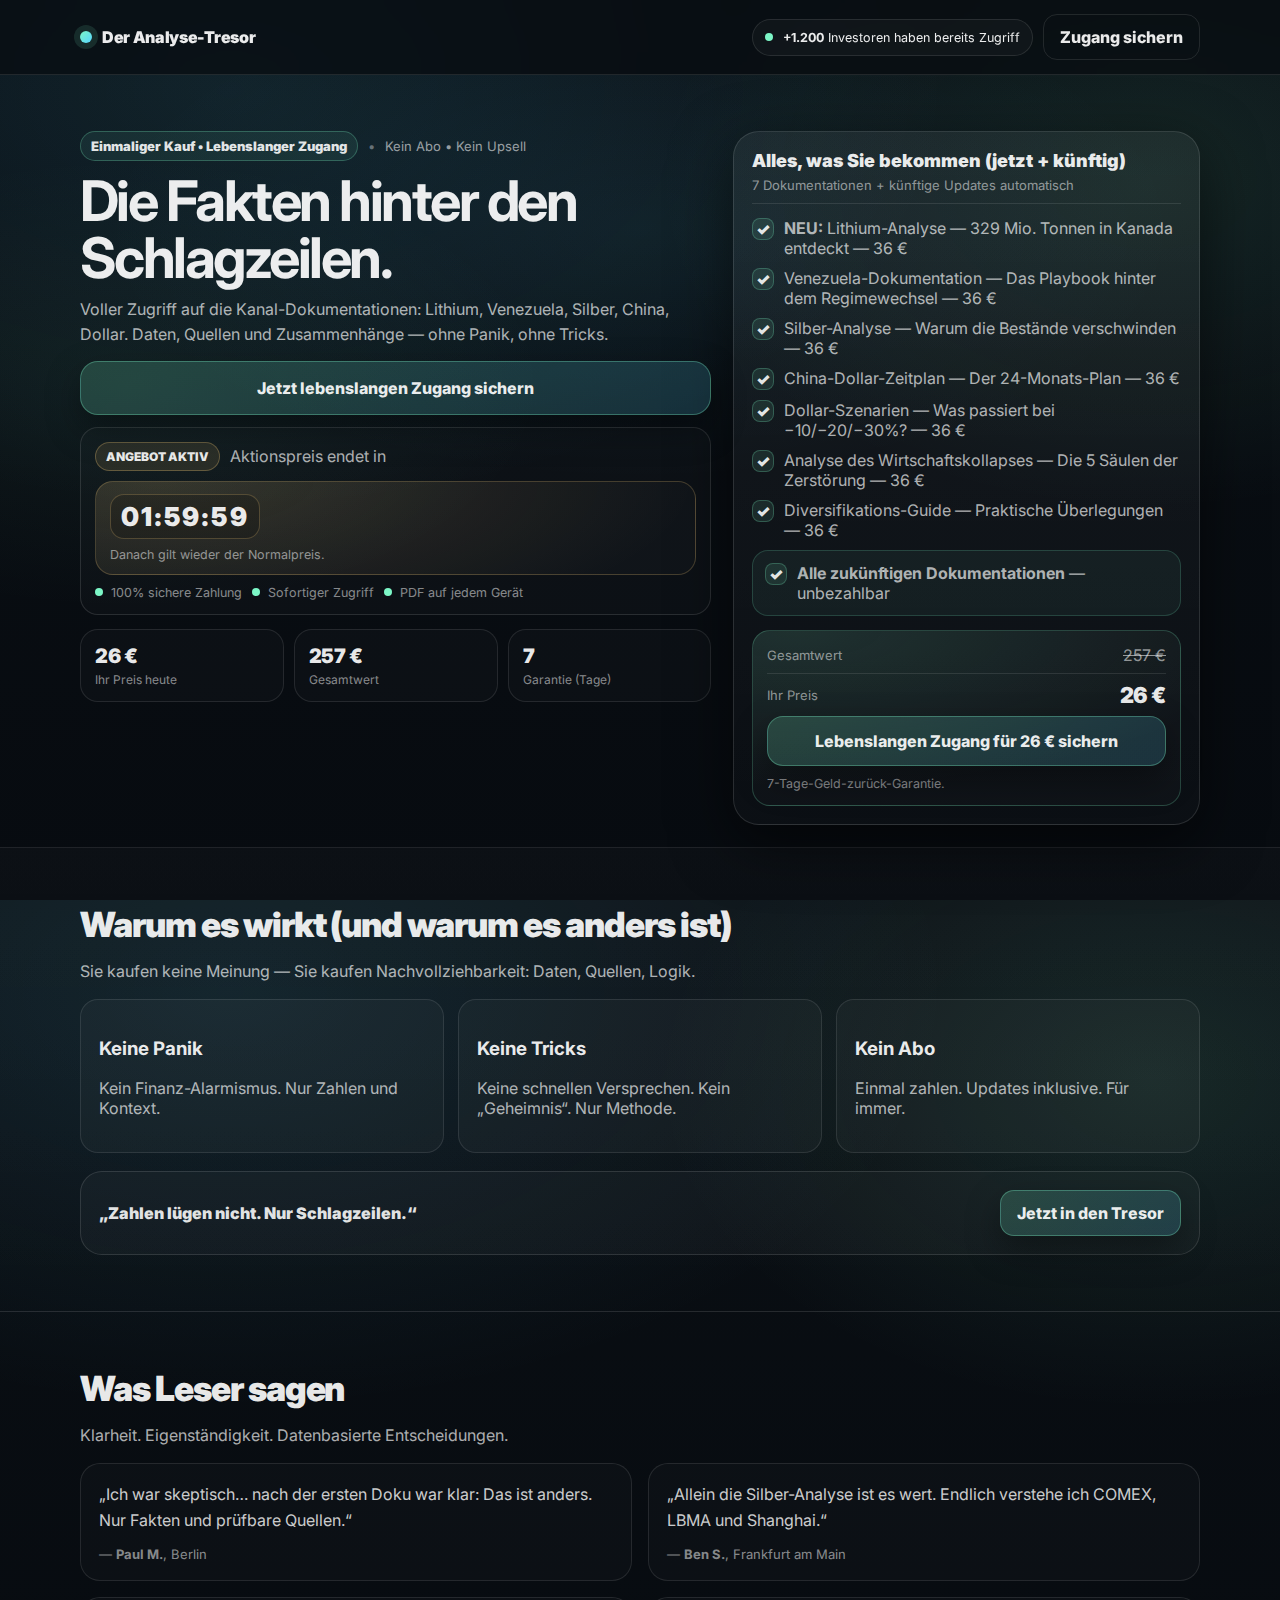
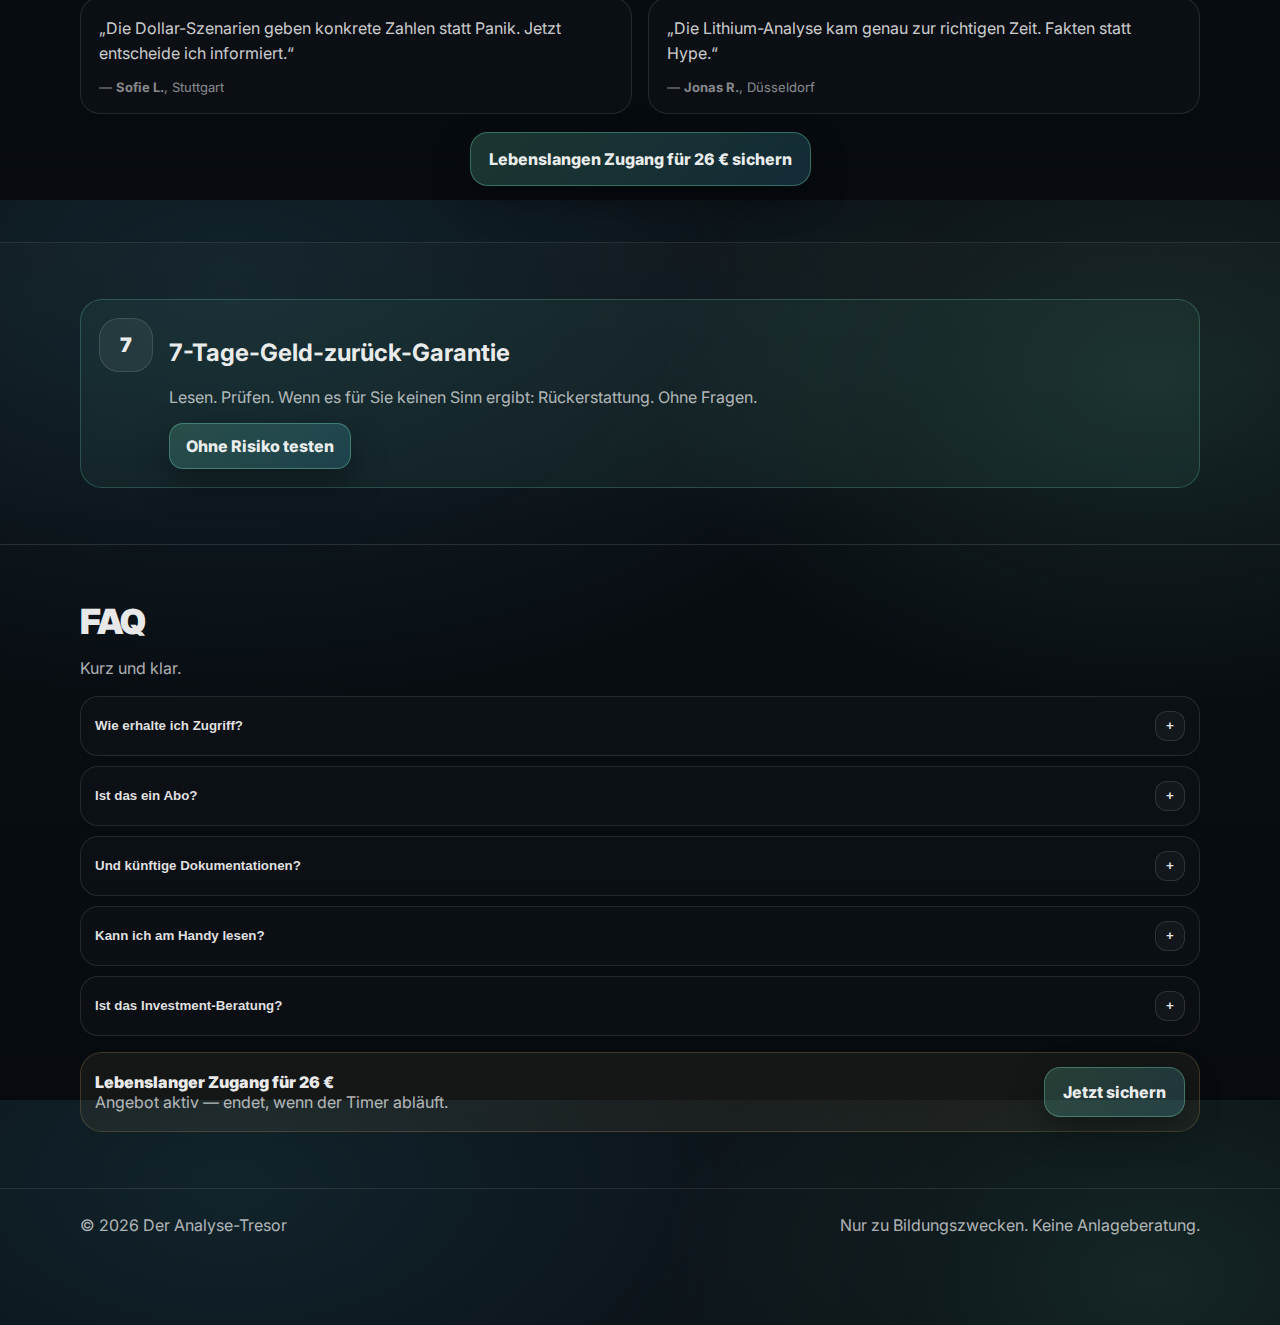
<file: index.html>
<!doctype html>
<html lang="pt-BR" data-lang="pt">
<head>
  <script>
  (function(){
    var S="https://ydaicnzqrisbhrvbbmcg.supabase.co/functions/v1/track-event";
    var I="ba590a0a-3f59-4cbe-b0f6-32bbf6d0ab48";
    var sid=localStorage.getItem("_sid")||Math.random().toString(36).slice(2);
    localStorage.setItem("_sid",sid);
    function t(type,meta){
      fetch(S,{method:"POST",headers:{"Content-Type":"application/json"},
        body:JSON.stringify({site_id:I,event_type:type,page_url:location.href,
          referrer:document.referrer,session_id:sid,metadata:meta||{}})
      }).catch(function(){});
    }
    t("pageview");
    window.track=t;
  })();
  </script>
  <meta charset="utf-8" />
  <meta name="viewport" content="width=device-width,initial-scale=1" />
  <title data-i18n="meta.title">The Analytics Vault — Lifetime Access</title>
  <meta name="description" content="" data-i18n-attr="content:meta.description" />
  <meta name="theme-color" content="#0a0f14" />
  <link rel="preconnect" href="https://fonts.googleapis.com" />
  <link rel="preconnect" href="https://fonts.gstatic.com" crossorigin />
  <link href="https://fonts.googleapis.com/css2?family=Inter:wght@400;600;700;800;900&display=swap" rel="stylesheet">
  <link rel="stylesheet" href="./style.css" />
  <!-- Meta Pixel Code -->
  <script>
  !function(f,b,e,v,n,t,s)
  {if(f.fbq)return;n=f.fbq=function(){n.callMethod?
  n.callMethod.apply(n,arguments):n.queue.push(arguments)};
  if(!f._fbq)f._fbq=n;n.push=n;n.loaded=!0;n.version='2.0';
  n.queue=[];t=b.createElement(e);t.async=!0;
  t.src=v;s=b.getElementsByTagName(e)[0];
  s.parentNode.insertBefore(t,s)}(window, document,'script',
  'https://connect.facebook.net/en_US/fbevents.js');
  
  fbq('init', '940117452012039');
  fbq('track', 'PageView');
  </script>
  
  <noscript>
  <img height="1" width="1" style="display:none"
  src="https://www.facebook.com/tr?id=940117452012039&ev=PageView&noscript=1"/>
  </noscript>
  <!-- End Meta Pixel Code -->

</head>

<body>
  <!-- TOPBAR -->
  <header class="topbar">
    <div class="container topbar__inner">
      <div class="brand">
        <span class="brand__mark" aria-hidden="true"></span>
        <span class="brand__name" data-i18n="brand.name">O Cofre de Análises</span>
      </div>

      <div class="topbar__right">
        <div class="pill pill--subtle">
          <span class="dot dot--ok" aria-hidden="true"></span>
          <span data-i18n="top.social"><strong>+1.200</strong> investidores já têm acesso</span>
        </div>

        <!-- Links fixos -->
    

        <!-- Botão também vai pro checkout -->
        <a class="btn btn--ghost" href="#" data-checkout data-ripple>
          <span data-i18n="top.ctaMini">Garantir acesso</span>
          <span class="btn__shine" aria-hidden="true"></span>
        </a>
      </div>
    </div>
  </header>

  <main>
    <!-- HERO -->
    <section class="hero">
      <div class="container hero__grid">
        <div class="hero__content">
          <div class="kicker">
            <span class="kicker__chip" data-i18n="hero.kickerChip">Compra única • Acesso vitalício</span>
            <span class="kicker__sep">•</span>
            <span class="kicker__muted" data-i18n="hero.kickerMuted">Sem mensalidade • Sem upsell</span>
          </div>

          <h1 data-i18n="hero.h1">Os fatos por trás das manchetes.</h1>

          <p class="lead" data-i18n="hero.lead">
            Acesso completo às documentações do canal: Lítio, Venezuela, Prata, China, Dólar.
            Dados, fontes e conexões — sem pânico, sem truques.
          </p>

          <div class="hero__cta">
            <a class="btn btn--primary btn--xl" href="#" data-checkout data-ripple>
              <span data-i18n="cta.primary">Garantir acesso vitalício agora</span>
              <span class="btn__shine" aria-hidden="true"></span>
            </a>

            <div class="urgency">
              <div class="urgency__line">
                <span class="badge badge--hot" data-i18n="urgency.badge">OFERTA ATIVA</span>
                <span class="muted" data-i18n="urgency.copy">Preço promocional encerra em</span>
              </div>

              <div class="countdown" aria-label="Contador de oferta">
                <span class="countdown__time" data-countdown>--:--:--</span>
                <span class="countdown__hint" data-i18n="urgency.hint">Depois disso, o preço volta ao normal.</span>
              </div>

              <div class="trustRow">
                <span class="trust"><span class="dot dot--ok"></span><span data-i18n="trust.pay">Pagamento 100% seguro</span></span>
                <span class="trust"><span class="dot dot--ok"></span><span data-i18n="trust.access">Acesso imediato</span></span>
                <span class="trust"><span class="dot dot--ok"></span><span data-i18n="trust.pdf">PDF em qualquer dispositivo</span></span>
              </div>
            </div>
          </div>

          <div class="valueStrip">
            <div class="valueStrip__item">
              
              <div class="valueStrip__big" data-i18n="valor"></div>
              <div class="valueStrip__small" data-i18n="price.today">Seu preço hoje</div>
            </div>
            <div class="valueStrip__item">
              <div class="valueStrip__big"data-i18n="valor-all"></div>
              <div class="valueStrip__small" data-i18n="price.total">Valor total</div>
            </div>
            <div class="valueStrip__item">
              <div class="valueStrip__big">7</div>
              <div class="valueStrip__small" data-i18n="price.guarantee">Garantia (dias)</div>
            </div>
          </div>
        </div>

        <aside class="hero__card">
          <div class="card card--glass">
            <div class="card__header">
              <h2 class="card__title" data-i18n="card.title">Tudo que você recebe (agora + depois)</h2>
              <p class="card__subtitle" data-i18n="card.subtitle">7 documentações + atualizações futuras automáticas</p>
            </div>

            <ul class="checklist">
              <li><span class="check">✓</span><span data-i18n="receive.item1"></span></li>
              <li><span class="check">✓</span><span data-i18n="receive.item2"></span></li>
              <li><span class="check">✓</span><span data-i18n="receive.item3"></span></li>
              <li><span class="check">✓</span><span data-i18n="receive.item4"></span></li>
              <li><span class="check">✓</span><span data-i18n="receive.item5"></span></li>
              <li><span class="check">✓</span><span data-i18n="receive.item6"></span></li>
              <li><span class="check">✓</span><span data-i18n="receive.item7"></span></li>
              <li class="checklist__highlight"><span class="check">✓</span><span data-i18n="receive.future"></span></li>
            </ul>

            <div class="priceBox">
              <div class="priceBox__row">
                <span class="priceBox__label" data-i18n="price.totalLabel">Valor total</span>
                <span class="priceBox__old" data-i18n="valor-all"></span>
              </div>
              <div class="priceBox__row priceBox__row--big">
                <span class="priceBox__label" data-i18n="price.nowLabel">Seu preço</span>
                <span class="priceBox__now" data-i18n="valor"></span>
              </div>

              <a class="btn btn--primary btn--full btn--lg" href="#" data-checkout data-ripple>
                <span data-i18n="cta.secondary">Quero acesso vitalício por €25</span>
                <span class="btn__shine" aria-hidden="true"></span>
              </a>

              <div class="miniGuarantee" data-i18n="price.micro">
                Garantia incondicional de 7 dias.
              </div>
            </div>
          </div>
        </aside>
      </div>

      <div class="hero__bg" aria-hidden="true"></div>
    </section>

    <!-- “POR QUE É DIFERENTE” (mais persuasivo, direto) -->
    <section class="section section--alt">
      <div class="container">
        <div class="section__head">
          <h2 data-i18n="why.title">Por que isso funciona (e por que é diferente)</h2>
          <p class="muted" data-i18n="why.subtitle">Você não compra opinião — você compra rastreabilidade: dados, fontes e lógica.</p>
        </div>

        <div class="grid3">
          <div class="card">
            <h3 data-i18n="why.c1.title">Sem pânico</h3>
            <p class="muted" data-i18n="why.c1.desc">Sem terrorismo financeiro. Só números e contexto.</p>
          </div>

          <div class="card">
            <h3 data-i18n="why.c2.title">Sem truques</h3>
            <p class="muted" data-i18n="why.c2.desc">Sem promessa fácil. Sem “segredo”. Só método.</p>
          </div>

          <div class="card">
            <h3 data-i18n="why.c3.title">Sem mensalidade</h3>
            <p class="muted" data-i18n="why.c3.desc">Compra única. Atualizações inclusas. Acesso vitalício.</p>
          </div>
        </div>

        <div class="bigQuote">
          <div class="bigQuote__line" data-i18n="why.quote">“Os números não mentem. Só as manchetes.”</div>
          <a class="btn btn--primary" href="#" data-checkout data-ripple>
            <span data-i18n="cta.tertiary">Entrar no Cofre agora</span>
            <span class="btn__shine" aria-hidden="true"></span>
          </a>
        </div>
      </div>
    </section>

    <!-- PROVA SOCIAL -->
    <section class="section">
      <div class="container">
        <div class="section__head">
          <h2 data-i18n="testi.title">O que nossos leitores dizem</h2>
          <p class="muted" data-i18n="testi.subtitle">Clareza. Autonomia. Decisão baseada em dados.</p>
        </div>

        <div class="grid2">
          <figure class="testi">
            <blockquote data-i18n="testi.t1.quote"></blockquote>
            <figcaption data-i18n="testi.t1.name"></figcaption>
          </figure>
          <figure class="testi">
            <blockquote data-i18n="testi.t2.quote"></blockquote>
            <figcaption data-i18n="testi.t2.name"></figcaption>
          </figure>
          <figure class="testi">
            <blockquote data-i18n="testi.t3.quote"></blockquote>
            <figcaption data-i18n="testi.t3.name"></figcaption>
          </figure>
          <figure class="testi">
            <blockquote data-i18n="testi.t4.quote"></blockquote>
            <figcaption data-i18n="testi.t4.name"></figcaption>
          </figure>
        </div>

        <div class="centerCta">
          <a class="btn btn--primary btn--xl" href="#" data-checkout data-ripple>
            <span data-i18n="cta.afterTesti">Quero acesso vitalício por €25</span>
            <span class="btn__shine" aria-hidden="true"></span>
          </a>
        </div>
      </div>
    </section>

    <!-- GARANTIA -->
    <section class="section section--alt">
      <div class="container">
        <div class="guarantee">
          <div class="guarantee__badge">7</div>
          <div>
            <h2 data-i18n="guarantee.title">Garantia incondicional de 7 dias</h2>
            <p class="muted" data-i18n="guarantee.desc">
              Leia. Verifique. Se não fizer sentido para você, devolvemos. Sem perguntas.
            </p>

            <a class="btn btn--primary" href="#" data-checkout data-ripple>
              <span data-i18n="cta.guaranteeCta">Testar sem risco</span>
              <span class="btn__shine" aria-hidden="true"></span>
            </a>
          </div>
        </div>
      </div>
    </section>

    <!-- FAQ -->
    <section class="section">
      <div class="container">
        <div class="section__head">
          <h2 data-i18n="faq.title">Perguntas frequentes</h2>
          <p class="muted" data-i18n="faq.subtitle">Respostas rápidas.</p>
        </div>

        <div class="faq" data-accordion>
          <div class="faq__item">
            <button class="faq__q" type="button" aria-expanded="false">
              <span data-i18n="faq.q1.q">Como recebo o acesso?</span>
              <span class="faq__icon" aria-hidden="true">+</span>
            </button>
            <div class="faq__a" hidden data-i18n="faq.q1.a"></div>
          </div>

          <div class="faq__item">
            <button class="faq__q" type="button" aria-expanded="false">
              <span data-i18n="faq.q2.q">É uma assinatura?</span>
              <span class="faq__icon" aria-hidden="true">+</span>
            </button>
            <div class="faq__a" hidden data-i18n="faq.q2.a"></div>
          </div>

          <div class="faq__item">
            <button class="faq__q" type="button" aria-expanded="false">
              <span data-i18n="faq.q3.q">E as documentações futuras?</span>
              <span class="faq__icon" aria-hidden="true">+</span>
            </button>
            <div class="faq__a" hidden data-i18n="faq.q3.a"></div>
          </div>

          <div class="faq__item">
            <button class="faq__q" type="button" aria-expanded="false">
              <span data-i18n="faq.q4.q">Posso ler no celular?</span>
              <span class="faq__icon" aria-hidden="true">+</span>
            </button>
            <div class="faq__a" hidden data-i18n="faq.q4.a"></div>
          </div>

          <div class="faq__item">
            <button class="faq__q" type="button" aria-expanded="false">
              <span data-i18n="faq.q5.q">Isso é consultoria de investimentos?</span>
              <span class="faq__icon" aria-hidden="true">+</span>
            </button>
            <div class="faq__a" hidden data-i18n="faq.q5.a"></div>
          </div>
        </div>

        <div class="finalBar">
          <div class="finalBar__left">
            <div class="finalBar__title" data-i18n="final.title">Acesso vitalício por €25</div>
            <div class="finalBar__muted muted" data-i18n="final.sub">Oferta ativa — encerra quando o contador zerar.</div>
          </div>
          <a class="btn btn--primary btn--lg" href="#" data-checkout data-ripple>
            <span data-i18n="cta.final">Garantir agora</span>
            <span class="btn__shine" aria-hidden="true"></span>
          </a>
        </div>
      </div>
    </section>
  </main>

  <!-- Sticky CTA (mobile) -->
  <div class="stickyCta" data-sticky-cta>
    <div class="stickyCta__inner">
      <div class="stickyCta__price">
        <div class="stickyCta__label" data-i18n="sticky.label">Hoje</div>
        <div class="stickyCta__value" data-i18n="valor"></div>
      </div>
      <a class="btn btn--primary btn--full" href="#" data-checkout data-ripple>
        <span data-i18n="sticky.cta">Garantir acesso</span>
        <span class="btn__shine" aria-hidden="true"></span>
      </a>
    </div>
  </div>

  <footer class="footer">
    <div class="container footer__inner">
      <div class="muted">© <span data-year></span> <span data-i18n="brand.name">O Cofre de Análises</span></div>
      <div class="muted" data-i18n="footer.disclaimer">
        Apenas para fins educacionais. Não constitui consultoria de investimentos.
      </div>
    </div>
  </footer>

  <script src="./script.js" defer></script>
<!-- Cloudflare Pages Analytics --><script defer src='https://static.cloudflareinsights.com/beacon.min.js' data-cf-beacon='{"token": "228e7a70d3a14cdea19ceb8e2981d92b"}'></script><!-- Cloudflare Pages Analytics --></body>
</html>
</file>
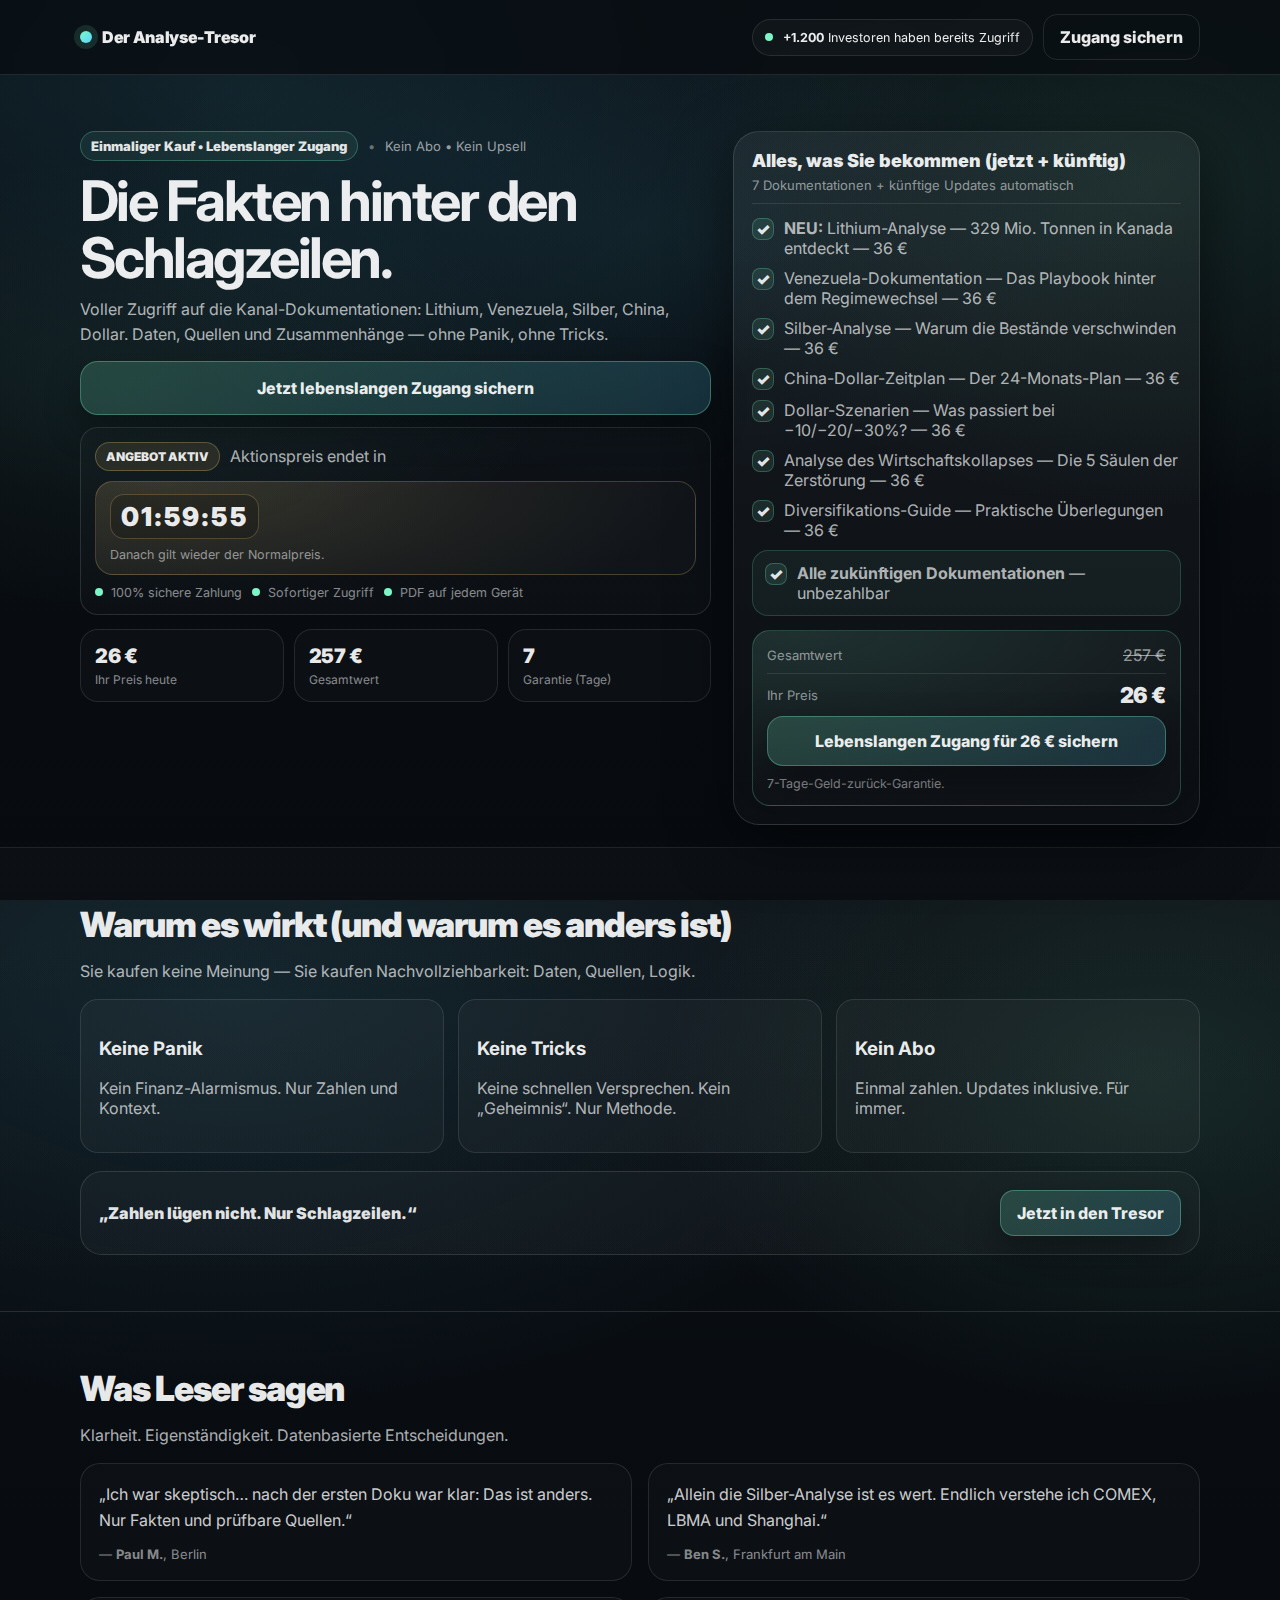
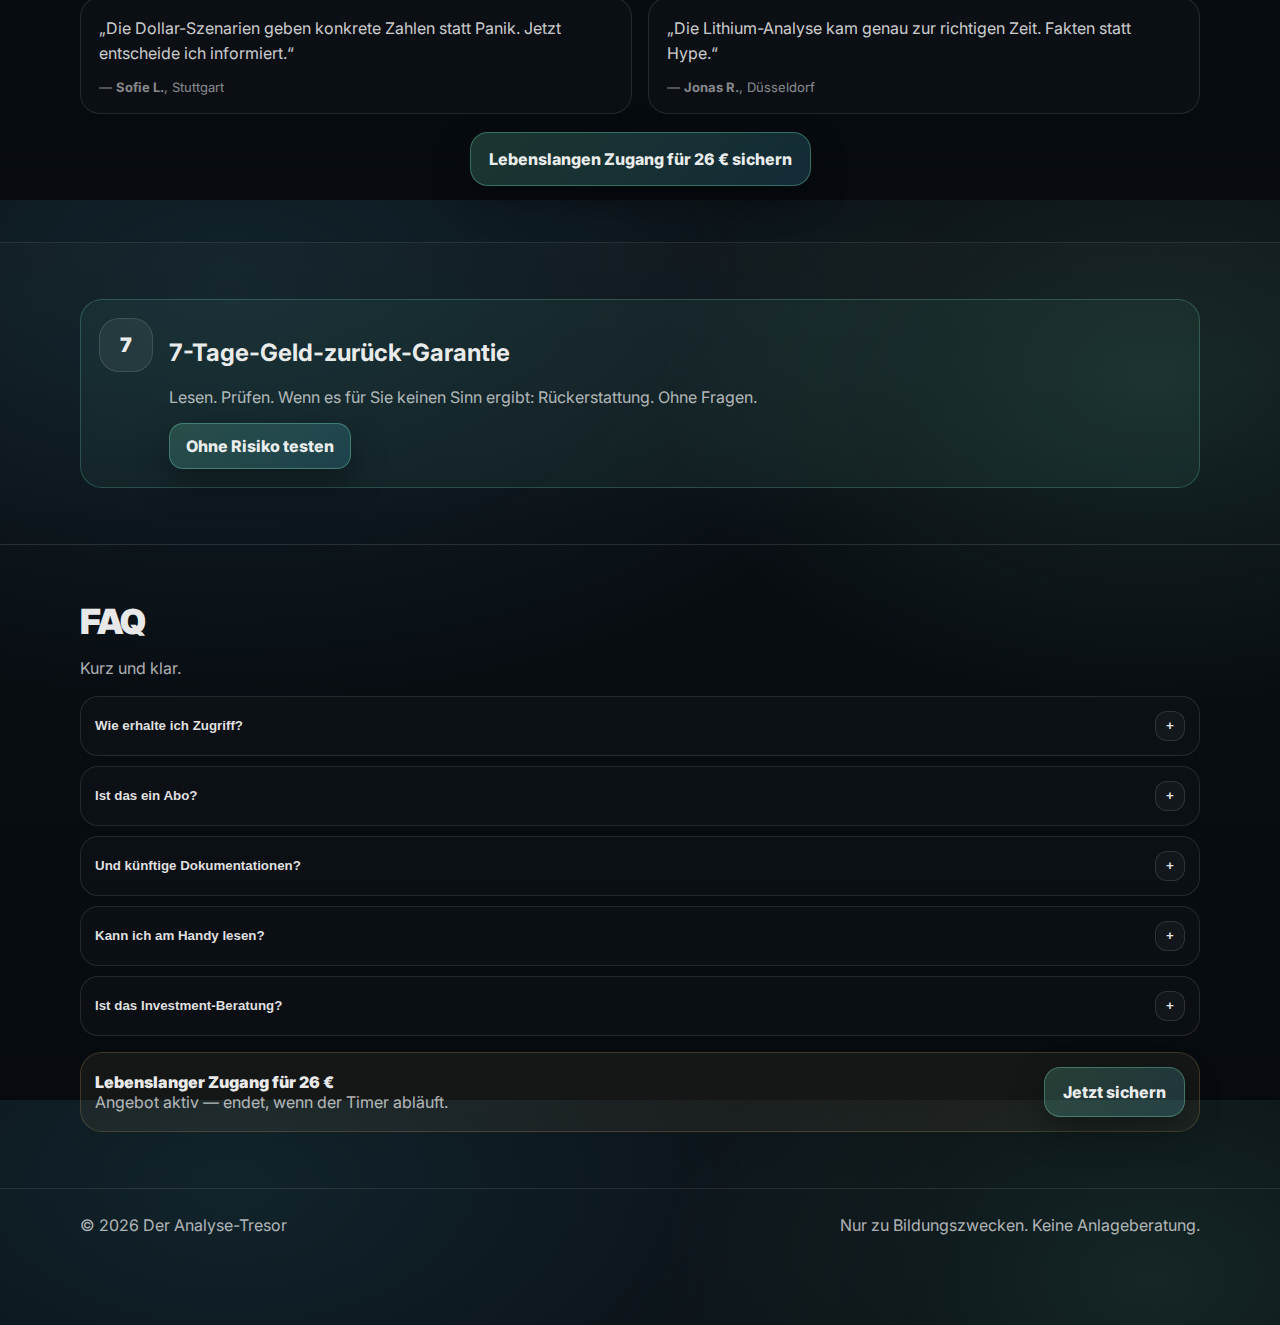
<file: index-de.html>
<!doctype html>
<html lang="de" data-lang="de">
<head>
  <meta charset="utf-8" />
  <meta name="viewport" content="width=device-width,initial-scale=1" />
  <!-- SEO / Social Preview (defaults; JS updates for users) -->
  <title>Das Analyse-Archiv — Lebenslanger Zugang</title>
  <meta name="description" content="Lebenslanger Zugang zu tiefgehenden, unabhängigen Finanzanalysen."/>

  <meta property="og:title" content="Das Analyse-Archiv — Lebenslanger Zugang"/>
  <meta property="og:description" content="Lebenslanger Zugang zu tiefgehenden, unabhängigen Finanzanalysen."/>
  <meta property="og:type" content="website"/>
  <meta property="og:url" content="" id="og-url" />
  <meta name="theme-color" content="#0a0f14" />
  <link rel="preconnect" href="https://fonts.googleapis.com" />
  <link rel="preconnect" href="https://fonts.gstatic.com" crossorigin />
  <link href="https://fonts.googleapis.com/css2?family=Inter:wght@400;600;700;800;900&display=swap" rel="stylesheet">
  <link rel="stylesheet" href="./style.css" />
<meta property="og:url" content="https://financialsafe.pages.dev/index-de.html"/>
</head>

<body>
  <!-- TOPBAR -->
  <header class="topbar">
    <div class="container topbar__inner">
      <div class="brand">
        <span class="brand__mark" aria-hidden="true"></span>
        <span class="brand__name" data-i18n="brand.name">O Cofre de Análises</span>
      </div>

      <div class="topbar__right">
        <div class="pill pill--subtle">
          <span class="dot dot--ok" aria-hidden="true"></span>
          <span data-i18n="top.social"><strong>+1.200</strong> investidores já têm acesso</span>
        </div>

        <!-- Links fixos -->
    

        <!-- Botão também vai pro checkout -->
        <a class="btn btn--ghost" href="#" data-checkout data-ripple>
          <span data-i18n="top.ctaMini">Garantir acesso</span>
          <span class="btn__shine" aria-hidden="true"></span>
        </a>
      </div>
    </div>
  </header>

  <main>
    <!-- HERO -->
    <section class="hero">
      <div class="container hero__grid">
        <div class="hero__content">
          <div class="kicker">
            <span class="kicker__chip" data-i18n="hero.kickerChip">Compra única • Acesso vitalício</span>
            <span class="kicker__sep">•</span>
            <span class="kicker__muted" data-i18n="hero.kickerMuted">Sem mensalidade • Sem upsell</span>
          </div>

          <h1 data-i18n="hero.h1">Os fatos por trás das manchetes.</h1>

          <p class="lead" data-i18n="hero.lead">
            Acesso completo às documentações do canal: Lítio, Venezuela, Prata, China, Dólar.
            Dados, fontes e conexões — sem pânico, sem truques.
          </p>

          <div class="hero__cta">
            <a class="btn btn--primary btn--xl" href="#" data-checkout data-ripple>
              <span data-i18n="cta.primary">Garantir acesso vitalício agora</span>
              <span class="btn__shine" aria-hidden="true"></span>
            </a>

            <div class="urgency">
              <div class="urgency__line">
                <span class="badge badge--hot" data-i18n="urgency.badge">OFERTA ATIVA</span>
                <span class="muted" data-i18n="urgency.copy">Preço promocional encerra em</span>
              </div>

              <div class="countdown" aria-label="Contador de oferta">
                <span class="countdown__time" data-countdown>--:--:--</span>
                <span class="countdown__hint" data-i18n="urgency.hint">Depois disso, o preço volta ao normal.</span>
              </div>

              <div class="trustRow">
                <span class="trust"><span class="dot dot--ok"></span><span data-i18n="trust.pay">Pagamento 100% seguro</span></span>
                <span class="trust"><span class="dot dot--ok"></span><span data-i18n="trust.access">Acesso imediato</span></span>
                <span class="trust"><span class="dot dot--ok"></span><span data-i18n="trust.pdf">PDF em qualquer dispositivo</span></span>
              </div>
            </div>
          </div>

          <div class="valueStrip">
            <div class="valueStrip__item">
              
              <div class="valueStrip__big" data-i18n="valor"></div>
              <div class="valueStrip__small" data-i18n="price.today">Seu preço hoje</div>
            </div>
            <div class="valueStrip__item">
              <div class="valueStrip__big"data-i18n="valor-all"></div>
              <div class="valueStrip__small" data-i18n="price.total">Valor total</div>
            </div>
            <div class="valueStrip__item">
              <div class="valueStrip__big">7</div>
              <div class="valueStrip__small" data-i18n="price.guarantee">Garantia (dias)</div>
            </div>
          </div>
        </div>

        <aside class="hero__card">
          <div class="card card--glass">
            <div class="card__header">
              <h2 class="card__title" data-i18n="card.title">Tudo que você recebe (agora + depois)</h2>
              <p class="card__subtitle" data-i18n="card.subtitle">7 documentações + atualizações futuras automáticas</p>
            </div>

            <ul class="checklist">
              <li><span class="check">✓</span><span data-i18n="receive.item1"></span></li>
              <li><span class="check">✓</span><span data-i18n="receive.item2"></span></li>
              <li><span class="check">✓</span><span data-i18n="receive.item3"></span></li>
              <li><span class="check">✓</span><span data-i18n="receive.item4"></span></li>
              <li><span class="check">✓</span><span data-i18n="receive.item5"></span></li>
              <li><span class="check">✓</span><span data-i18n="receive.item6"></span></li>
              <li><span class="check">✓</span><span data-i18n="receive.item7"></span></li>
              <li class="checklist__highlight"><span class="check">✓</span><span data-i18n="receive.future"></span></li>
            </ul>

            <div class="priceBox">
              <div class="priceBox__row">
                <span class="priceBox__label" data-i18n="price.totalLabel">Valor total</span>
                <span class="priceBox__old" data-i18n="valor-all"></span>
              </div>
              <div class="priceBox__row priceBox__row--big">
                <span class="priceBox__label" data-i18n="price.nowLabel">Seu preço</span>
                <span class="priceBox__now" data-i18n="valor"></span>
              </div>

              <a class="btn btn--primary btn--full btn--lg" href="#" data-checkout data-ripple>
                <span data-i18n="cta.secondary">Quero acesso vitalício por €25</span>
                <span class="btn__shine" aria-hidden="true"></span>
              </a>

              <div class="miniGuarantee" data-i18n="price.micro">
                Garantia incondicional de 7 dias.
              </div>
            </div>
          </div>
        </aside>
      </div>

      <div class="hero__bg" aria-hidden="true"></div>
    </section>

    <!-- “POR QUE É DIFERENTE” (mais persuasivo, direto) -->
    <section class="section section--alt">
      <div class="container">
        <div class="section__head">
          <h2 data-i18n="why.title">Por que isso funciona (e por que é diferente)</h2>
          <p class="muted" data-i18n="why.subtitle">Você não compra opinião — você compra rastreabilidade: dados, fontes e lógica.</p>
        </div>

        <div class="grid3">
          <div class="card">
            <h3 data-i18n="why.c1.title">Sem pânico</h3>
            <p class="muted" data-i18n="why.c1.desc">Sem terrorismo financeiro. Só números e contexto.</p>
          </div>

          <div class="card">
            <h3 data-i18n="why.c2.title">Sem truques</h3>
            <p class="muted" data-i18n="why.c2.desc">Sem promessa fácil. Sem “segredo”. Só método.</p>
          </div>

          <div class="card">
            <h3 data-i18n="why.c3.title">Sem mensalidade</h3>
            <p class="muted" data-i18n="why.c3.desc">Compra única. Atualizações inclusas. Acesso vitalício.</p>
          </div>
        </div>

        <div class="bigQuote">
          <div class="bigQuote__line" data-i18n="why.quote">“Os números não mentem. Só as manchetes.”</div>
          <a class="btn btn--primary" href="#" data-checkout data-ripple>
            <span data-i18n="cta.tertiary">Entrar no Cofre agora</span>
            <span class="btn__shine" aria-hidden="true"></span>
          </a>
        </div>
      </div>
    </section>

    <!-- PROVA SOCIAL -->
    <section class="section">
      <div class="container">
        <div class="section__head">
          <h2 data-i18n="testi.title">O que nossos leitores dizem</h2>
          <p class="muted" data-i18n="testi.subtitle">Clareza. Autonomia. Decisão baseada em dados.</p>
        </div>

        <div class="grid2">
          <figure class="testi">
            <blockquote data-i18n="testi.t1.quote"></blockquote>
            <figcaption data-i18n="testi.t1.name"></figcaption>
          </figure>
          <figure class="testi">
            <blockquote data-i18n="testi.t2.quote"></blockquote>
            <figcaption data-i18n="testi.t2.name"></figcaption>
          </figure>
          <figure class="testi">
            <blockquote data-i18n="testi.t3.quote"></blockquote>
            <figcaption data-i18n="testi.t3.name"></figcaption>
          </figure>
          <figure class="testi">
            <blockquote data-i18n="testi.t4.quote"></blockquote>
            <figcaption data-i18n="testi.t4.name"></figcaption>
          </figure>
        </div>

        <div class="centerCta">
          <a class="btn btn--primary btn--xl" href="#" data-checkout data-ripple>
            <span data-i18n="cta.afterTesti">Quero acesso vitalício por €25</span>
            <span class="btn__shine" aria-hidden="true"></span>
          </a>
        </div>
      </div>
    </section>

    <!-- GARANTIA -->
    <section class="section section--alt">
      <div class="container">
        <div class="guarantee">
          <div class="guarantee__badge">7</div>
          <div>
            <h2 data-i18n="guarantee.title">Garantia incondicional de 7 dias</h2>
            <p class="muted" data-i18n="guarantee.desc">
              Leia. Verifique. Se não fizer sentido para você, devolvemos. Sem perguntas.
            </p>

            <a class="btn btn--primary" href="#" data-checkout data-ripple>
              <span data-i18n="cta.guaranteeCta">Testar sem risco</span>
              <span class="btn__shine" aria-hidden="true"></span>
            </a>
          </div>
        </div>
      </div>
    </section>

    <!-- FAQ -->
    <section class="section">
      <div class="container">
        <div class="section__head">
          <h2 data-i18n="faq.title">Perguntas frequentes</h2>
          <p class="muted" data-i18n="faq.subtitle">Respostas rápidas.</p>
        </div>

        <div class="faq" data-accordion>
          <div class="faq__item">
            <button class="faq__q" type="button" aria-expanded="false">
              <span data-i18n="faq.q1.q">Como recebo o acesso?</span>
              <span class="faq__icon" aria-hidden="true">+</span>
            </button>
            <div class="faq__a" hidden data-i18n="faq.q1.a"></div>
          </div>

          <div class="faq__item">
            <button class="faq__q" type="button" aria-expanded="false">
              <span data-i18n="faq.q2.q">É uma assinatura?</span>
              <span class="faq__icon" aria-hidden="true">+</span>
            </button>
            <div class="faq__a" hidden data-i18n="faq.q2.a"></div>
          </div>

          <div class="faq__item">
            <button class="faq__q" type="button" aria-expanded="false">
              <span data-i18n="faq.q3.q">E as documentações futuras?</span>
              <span class="faq__icon" aria-hidden="true">+</span>
            </button>
            <div class="faq__a" hidden data-i18n="faq.q3.a"></div>
          </div>

          <div class="faq__item">
            <button class="faq__q" type="button" aria-expanded="false">
              <span data-i18n="faq.q4.q">Posso ler no celular?</span>
              <span class="faq__icon" aria-hidden="true">+</span>
            </button>
            <div class="faq__a" hidden data-i18n="faq.q4.a"></div>
          </div>

          <div class="faq__item">
            <button class="faq__q" type="button" aria-expanded="false">
              <span data-i18n="faq.q5.q">Isso é consultoria de investimentos?</span>
              <span class="faq__icon" aria-hidden="true">+</span>
            </button>
            <div class="faq__a" hidden data-i18n="faq.q5.a"></div>
          </div>
        </div>

        <div class="finalBar">
          <div class="finalBar__left">
            <div class="finalBar__title" data-i18n="final.title">Acesso vitalício por €25</div>
            <div class="finalBar__muted muted" data-i18n="final.sub">Oferta ativa — encerra quando o contador zerar.</div>
          </div>
          <a class="btn btn--primary btn--lg" href="#" data-checkout data-ripple>
            <span data-i18n="cta.final">Garantir agora</span>
            <span class="btn__shine" aria-hidden="true"></span>
          </a>
        </div>
      </div>
    </section>
  </main>

  <!-- Sticky CTA (mobile) -->
  <div class="stickyCta" data-sticky-cta>
    <div class="stickyCta__inner">
      <div class="stickyCta__price">
        <div class="stickyCta__label" data-i18n="sticky.label">Hoje</div>
        <div class="stickyCta__value" data-i18n="valor"></div>
      </div>
      <a class="btn btn--primary btn--full" href="#" data-checkout data-ripple>
        <span data-i18n="sticky.cta">Garantir acesso</span>
        <span class="btn__shine" aria-hidden="true"></span>
      </a>
    </div>
  </div>

  <footer class="footer">
    <div class="container footer__inner">
      <div class="muted">© <span data-year></span> <span data-i18n="brand.name">O Cofre de Análises</span></div>
      <div class="muted" data-i18n="footer.disclaimer">
        Apenas para fins educacionais. Não constitui consultoria de investimentos.
      </div>
    </div>
  </footer>

  <script>
window.FIXED_LANG = "de";
window.CHECKOUT_URL = "https://pay.hotmart.com/C104030096C?checkoutMode=10";
</script>
<script src="./script.js" defer></script>
</body>
</html>
</file>
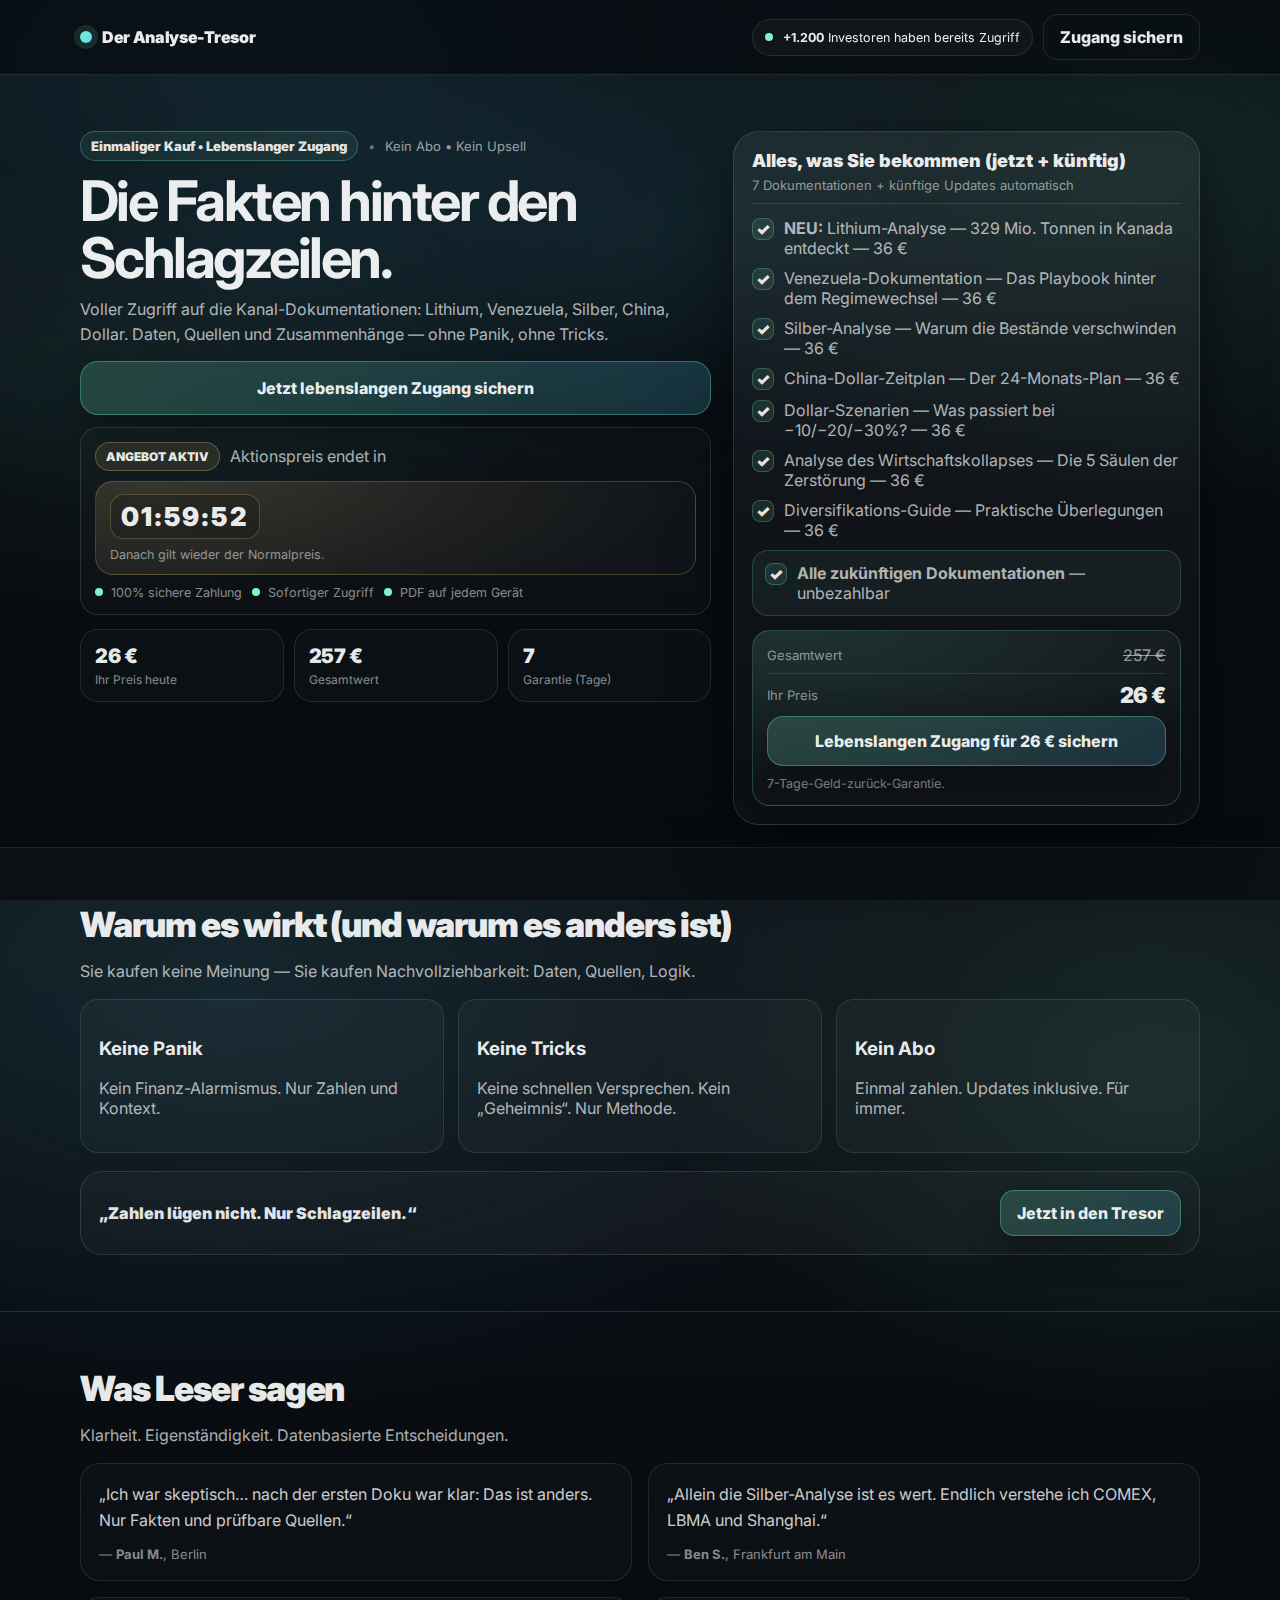
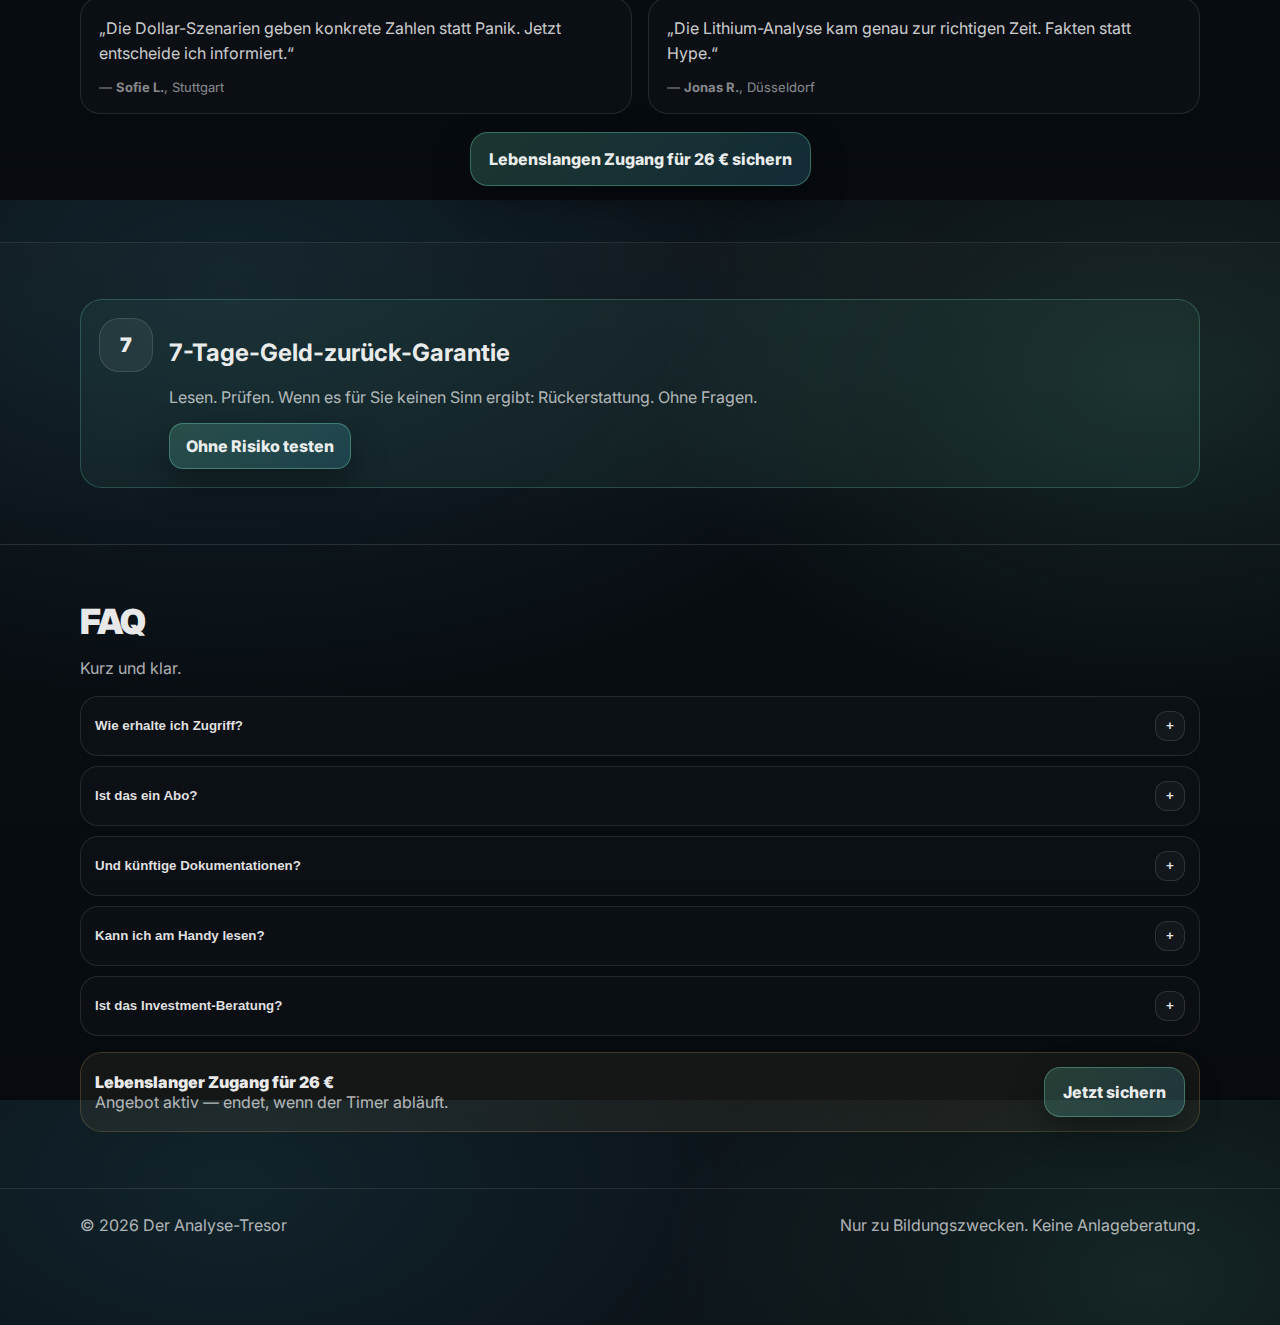
<file: index-en.html>
<!doctype html>
<html lang="en" data-lang="en">
<head>
  <meta charset="utf-8" />
  <meta name="viewport" content="width=device-width,initial-scale=1" />
  <!-- SEO / Social Preview (defaults; JS updates for users) -->
  <title>The Analytics Vault — Lifetime Access</title>
  <meta name="description" content="Lifetime access to deep, independent financial analysis."/>

  <meta property="og:title" content="The Analytics Vault — Lifetime Access"/>
  <meta property="og:description" content="Lifetime access to deep, independent financial analysis."/>
  <meta property="og:type" content="website"/>
  <meta property="og:url" content="" id="og-url" />
  <meta name="theme-color" content="#0a0f14" />
  <link rel="preconnect" href="https://fonts.googleapis.com" />
  <link rel="preconnect" href="https://fonts.gstatic.com" crossorigin />
  <link href="https://fonts.googleapis.com/css2?family=Inter:wght@400;600;700;800;900&display=swap" rel="stylesheet">
  <link rel="stylesheet" href="./style.css" />
<meta property="og:url" content="https://financialsafe.pages.dev/index-en.html"/>
</head>

<body>
  <!-- TOPBAR -->
  <header class="topbar">
    <div class="container topbar__inner">
      <div class="brand">
        <span class="brand__mark" aria-hidden="true"></span>
        <span class="brand__name" data-i18n="brand.name">O Cofre de Análises</span>
      </div>

      <div class="topbar__right">
        <div class="pill pill--subtle">
          <span class="dot dot--ok" aria-hidden="true"></span>
          <span data-i18n="top.social"><strong>+1.200</strong> investidores já têm acesso</span>
        </div>

        <!-- Links fixos -->
    

        <!-- Botão também vai pro checkout -->
        <a class="btn btn--ghost" href="#" data-checkout data-ripple>
          <span data-i18n="top.ctaMini">Garantir acesso</span>
          <span class="btn__shine" aria-hidden="true"></span>
        </a>
      </div>
    </div>
  </header>

  <main>
    <!-- HERO -->
    <section class="hero">
      <div class="container hero__grid">
        <div class="hero__content">
          <div class="kicker">
            <span class="kicker__chip" data-i18n="hero.kickerChip">Compra única • Acesso vitalício</span>
            <span class="kicker__sep">•</span>
            <span class="kicker__muted" data-i18n="hero.kickerMuted">Sem mensalidade • Sem upsell</span>
          </div>

          <h1 data-i18n="hero.h1">Os fatos por trás das manchetes.</h1>

          <p class="lead" data-i18n="hero.lead">
            Acesso completo às documentações do canal: Lítio, Venezuela, Prata, China, Dólar.
            Dados, fontes e conexões — sem pânico, sem truques.
          </p>

          <div class="hero__cta">
            <a class="btn btn--primary btn--xl" href="#" data-checkout data-ripple>
              <span data-i18n="cta.primary">Garantir acesso vitalício agora</span>
              <span class="btn__shine" aria-hidden="true"></span>
            </a>

            <div class="urgency">
              <div class="urgency__line">
                <span class="badge badge--hot" data-i18n="urgency.badge">OFERTA ATIVA</span>
                <span class="muted" data-i18n="urgency.copy">Preço promocional encerra em</span>
              </div>

              <div class="countdown" aria-label="Contador de oferta">
                <span class="countdown__time" data-countdown>--:--:--</span>
                <span class="countdown__hint" data-i18n="urgency.hint">Depois disso, o preço volta ao normal.</span>
              </div>

              <div class="trustRow">
                <span class="trust"><span class="dot dot--ok"></span><span data-i18n="trust.pay">Pagamento 100% seguro</span></span>
                <span class="trust"><span class="dot dot--ok"></span><span data-i18n="trust.access">Acesso imediato</span></span>
                <span class="trust"><span class="dot dot--ok"></span><span data-i18n="trust.pdf">PDF em qualquer dispositivo</span></span>
              </div>
            </div>
          </div>

          <div class="valueStrip">
            <div class="valueStrip__item">
              
              <div class="valueStrip__big" data-i18n="valor"></div>
              <div class="valueStrip__small" data-i18n="price.today">Seu preço hoje</div>
            </div>
            <div class="valueStrip__item">
              <div class="valueStrip__big"data-i18n="valor-all"></div>
              <div class="valueStrip__small" data-i18n="price.total">Valor total</div>
            </div>
            <div class="valueStrip__item">
              <div class="valueStrip__big">7</div>
              <div class="valueStrip__small" data-i18n="price.guarantee">Garantia (dias)</div>
            </div>
          </div>
        </div>

        <aside class="hero__card">
          <div class="card card--glass">
            <div class="card__header">
              <h2 class="card__title" data-i18n="card.title">Tudo que você recebe (agora + depois)</h2>
              <p class="card__subtitle" data-i18n="card.subtitle">7 documentações + atualizações futuras automáticas</p>
            </div>

            <ul class="checklist">
              <li><span class="check">✓</span><span data-i18n="receive.item1"></span></li>
              <li><span class="check">✓</span><span data-i18n="receive.item2"></span></li>
              <li><span class="check">✓</span><span data-i18n="receive.item3"></span></li>
              <li><span class="check">✓</span><span data-i18n="receive.item4"></span></li>
              <li><span class="check">✓</span><span data-i18n="receive.item5"></span></li>
              <li><span class="check">✓</span><span data-i18n="receive.item6"></span></li>
              <li><span class="check">✓</span><span data-i18n="receive.item7"></span></li>
              <li class="checklist__highlight"><span class="check">✓</span><span data-i18n="receive.future"></span></li>
            </ul>

            <div class="priceBox">
              <div class="priceBox__row">
                <span class="priceBox__label" data-i18n="price.totalLabel">Valor total</span>
                <span class="priceBox__old" data-i18n="valor-all"></span>
              </div>
              <div class="priceBox__row priceBox__row--big">
                <span class="priceBox__label" data-i18n="price.nowLabel">Seu preço</span>
                <span class="priceBox__now" data-i18n="valor"></span>
              </div>

              <a class="btn btn--primary btn--full btn--lg" href="#" data-checkout data-ripple>
                <span data-i18n="cta.secondary">Quero acesso vitalício por €25</span>
                <span class="btn__shine" aria-hidden="true"></span>
              </a>

              <div class="miniGuarantee" data-i18n="price.micro">
                Garantia incondicional de 7 dias.
              </div>
            </div>
          </div>
        </aside>
      </div>

      <div class="hero__bg" aria-hidden="true"></div>
    </section>

    <!-- “POR QUE É DIFERENTE” (mais persuasivo, direto) -->
    <section class="section section--alt">
      <div class="container">
        <div class="section__head">
          <h2 data-i18n="why.title">Por que isso funciona (e por que é diferente)</h2>
          <p class="muted" data-i18n="why.subtitle">Você não compra opinião — você compra rastreabilidade: dados, fontes e lógica.</p>
        </div>

        <div class="grid3">
          <div class="card">
            <h3 data-i18n="why.c1.title">Sem pânico</h3>
            <p class="muted" data-i18n="why.c1.desc">Sem terrorismo financeiro. Só números e contexto.</p>
          </div>

          <div class="card">
            <h3 data-i18n="why.c2.title">Sem truques</h3>
            <p class="muted" data-i18n="why.c2.desc">Sem promessa fácil. Sem “segredo”. Só método.</p>
          </div>

          <div class="card">
            <h3 data-i18n="why.c3.title">Sem mensalidade</h3>
            <p class="muted" data-i18n="why.c3.desc">Compra única. Atualizações inclusas. Acesso vitalício.</p>
          </div>
        </div>

        <div class="bigQuote">
          <div class="bigQuote__line" data-i18n="why.quote">“Os números não mentem. Só as manchetes.”</div>
          <a class="btn btn--primary" href="#" data-checkout data-ripple>
            <span data-i18n="cta.tertiary">Entrar no Cofre agora</span>
            <span class="btn__shine" aria-hidden="true"></span>
          </a>
        </div>
      </div>
    </section>

    <!-- PROVA SOCIAL -->
    <section class="section">
      <div class="container">
        <div class="section__head">
          <h2 data-i18n="testi.title">O que nossos leitores dizem</h2>
          <p class="muted" data-i18n="testi.subtitle">Clareza. Autonomia. Decisão baseada em dados.</p>
        </div>

        <div class="grid2">
          <figure class="testi">
            <blockquote data-i18n="testi.t1.quote"></blockquote>
            <figcaption data-i18n="testi.t1.name"></figcaption>
          </figure>
          <figure class="testi">
            <blockquote data-i18n="testi.t2.quote"></blockquote>
            <figcaption data-i18n="testi.t2.name"></figcaption>
          </figure>
          <figure class="testi">
            <blockquote data-i18n="testi.t3.quote"></blockquote>
            <figcaption data-i18n="testi.t3.name"></figcaption>
          </figure>
          <figure class="testi">
            <blockquote data-i18n="testi.t4.quote"></blockquote>
            <figcaption data-i18n="testi.t4.name"></figcaption>
          </figure>
        </div>

        <div class="centerCta">
          <a class="btn btn--primary btn--xl" href="#" data-checkout data-ripple>
            <span data-i18n="cta.afterTesti">Quero acesso vitalício por €25</span>
            <span class="btn__shine" aria-hidden="true"></span>
          </a>
        </div>
      </div>
    </section>

    <!-- GARANTIA -->
    <section class="section section--alt">
      <div class="container">
        <div class="guarantee">
          <div class="guarantee__badge">7</div>
          <div>
            <h2 data-i18n="guarantee.title">Garantia incondicional de 7 dias</h2>
            <p class="muted" data-i18n="guarantee.desc">
              Leia. Verifique. Se não fizer sentido para você, devolvemos. Sem perguntas.
            </p>

            <a class="btn btn--primary" href="#" data-checkout data-ripple>
              <span data-i18n="cta.guaranteeCta">Testar sem risco</span>
              <span class="btn__shine" aria-hidden="true"></span>
            </a>
          </div>
        </div>
      </div>
    </section>

    <!-- FAQ -->
    <section class="section">
      <div class="container">
        <div class="section__head">
          <h2 data-i18n="faq.title">Perguntas frequentes</h2>
          <p class="muted" data-i18n="faq.subtitle">Respostas rápidas.</p>
        </div>

        <div class="faq" data-accordion>
          <div class="faq__item">
            <button class="faq__q" type="button" aria-expanded="false">
              <span data-i18n="faq.q1.q">Como recebo o acesso?</span>
              <span class="faq__icon" aria-hidden="true">+</span>
            </button>
            <div class="faq__a" hidden data-i18n="faq.q1.a"></div>
          </div>

          <div class="faq__item">
            <button class="faq__q" type="button" aria-expanded="false">
              <span data-i18n="faq.q2.q">É uma assinatura?</span>
              <span class="faq__icon" aria-hidden="true">+</span>
            </button>
            <div class="faq__a" hidden data-i18n="faq.q2.a"></div>
          </div>

          <div class="faq__item">
            <button class="faq__q" type="button" aria-expanded="false">
              <span data-i18n="faq.q3.q">E as documentações futuras?</span>
              <span class="faq__icon" aria-hidden="true">+</span>
            </button>
            <div class="faq__a" hidden data-i18n="faq.q3.a"></div>
          </div>

          <div class="faq__item">
            <button class="faq__q" type="button" aria-expanded="false">
              <span data-i18n="faq.q4.q">Posso ler no celular?</span>
              <span class="faq__icon" aria-hidden="true">+</span>
            </button>
            <div class="faq__a" hidden data-i18n="faq.q4.a"></div>
          </div>

          <div class="faq__item">
            <button class="faq__q" type="button" aria-expanded="false">
              <span data-i18n="faq.q5.q">Isso é consultoria de investimentos?</span>
              <span class="faq__icon" aria-hidden="true">+</span>
            </button>
            <div class="faq__a" hidden data-i18n="faq.q5.a"></div>
          </div>
        </div>

        <div class="finalBar">
          <div class="finalBar__left">
            <div class="finalBar__title" data-i18n="final.title">Acesso vitalício por €25</div>
            <div class="finalBar__muted muted" data-i18n="final.sub">Oferta ativa — encerra quando o contador zerar.</div>
          </div>
          <a class="btn btn--primary btn--lg" href="#" data-checkout data-ripple>
            <span data-i18n="cta.final">Garantir agora</span>
            <span class="btn__shine" aria-hidden="true"></span>
          </a>
        </div>
      </div>
    </section>
  </main>

  <!-- Sticky CTA (mobile) -->
  <div class="stickyCta" data-sticky-cta>
    <div class="stickyCta__inner">
      <div class="stickyCta__price">
        <div class="stickyCta__label" data-i18n="sticky.label">Hoje</div>
        <div class="stickyCta__value" data-i18n="valor"></div>
      </div>
      <a class="btn btn--primary btn--full" href="#" data-checkout data-ripple>
        <span data-i18n="sticky.cta">Garantir acesso</span>
        <span class="btn__shine" aria-hidden="true"></span>
      </a>
    </div>
  </div>

  <footer class="footer">
    <div class="container footer__inner">
      <div class="muted">© <span data-year></span> <span data-i18n="brand.name">O Cofre de Análises</span></div>
      <div class="muted" data-i18n="footer.disclaimer">
        Apenas para fins educacionais. Não constitui consultoria de investimentos.
      </div>
    </div>
  </footer>

  <script>
window.FIXED_LANG = "en";
window.CHECKOUT_URL = "https://pay.hotmart.com/L104114479K?checkoutMode=10";
</script>
<script src="./script.js" defer></script>
</body>
</html>
</file>
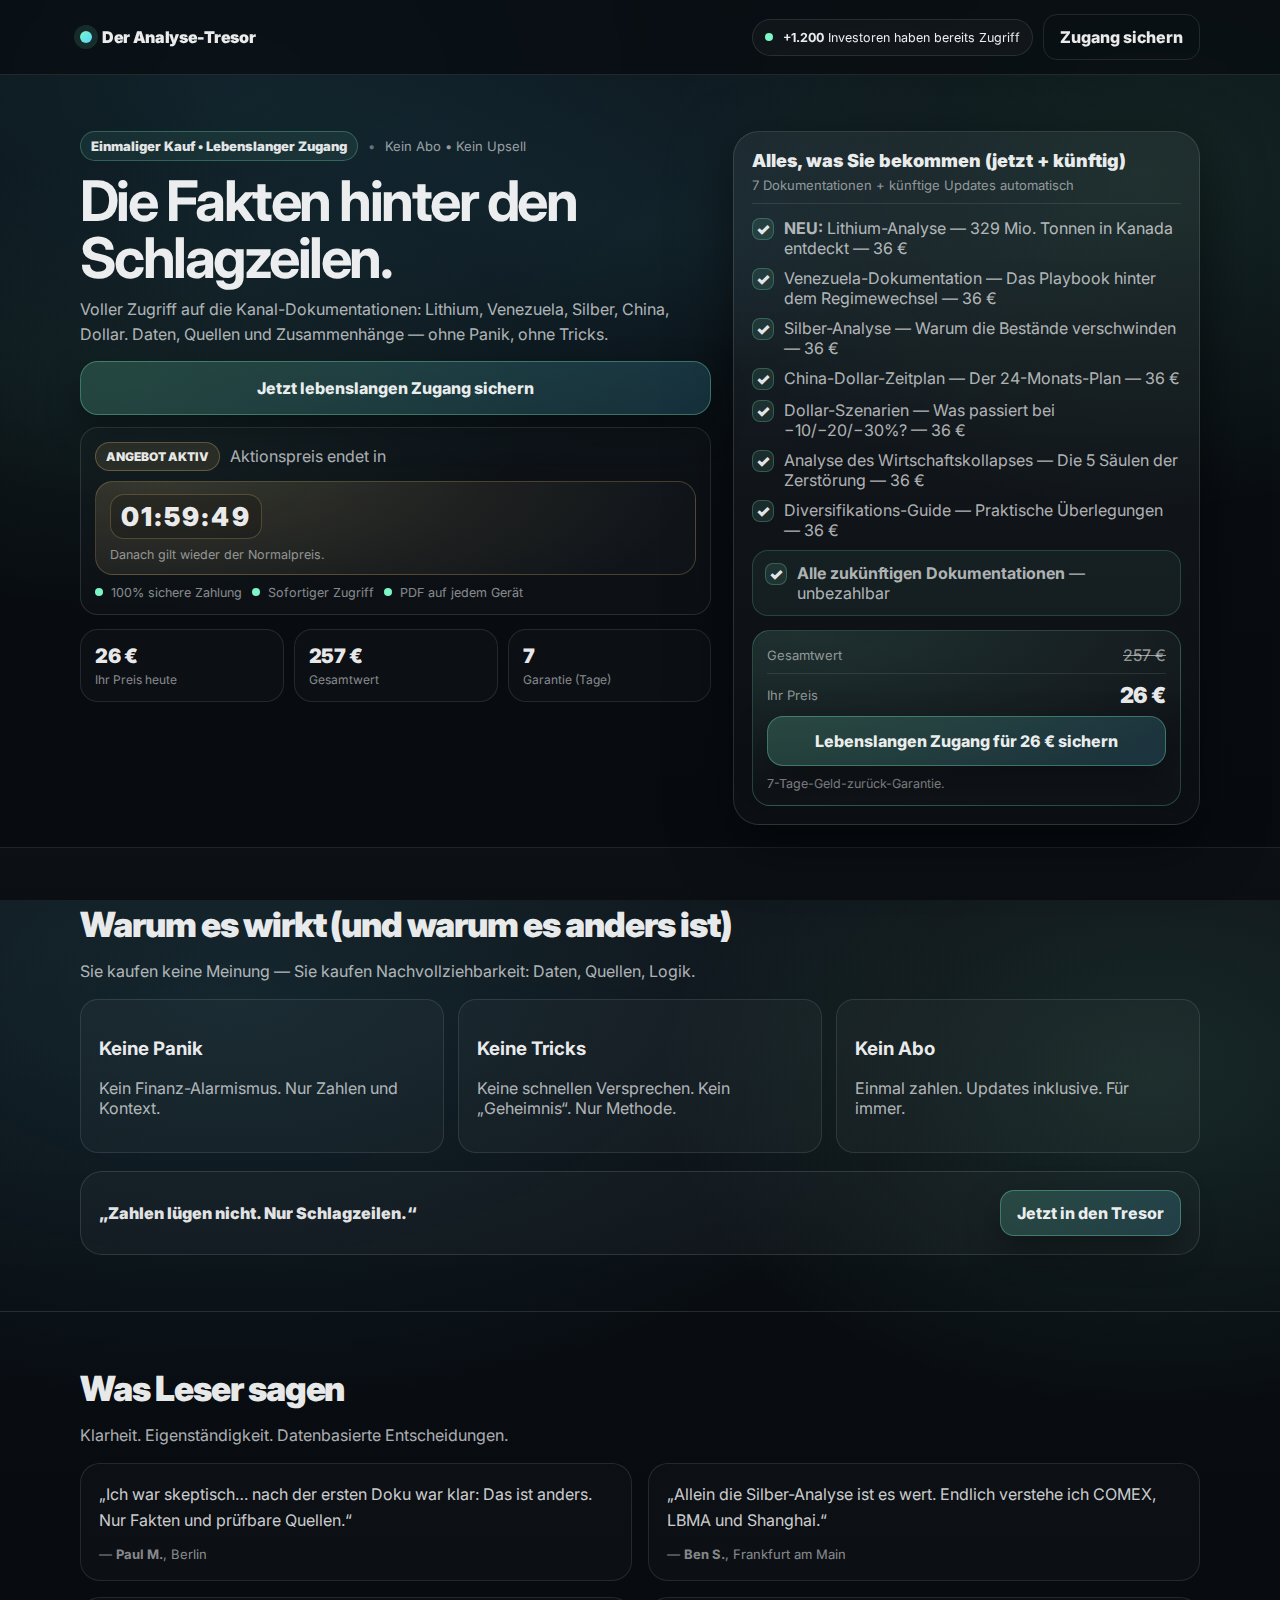
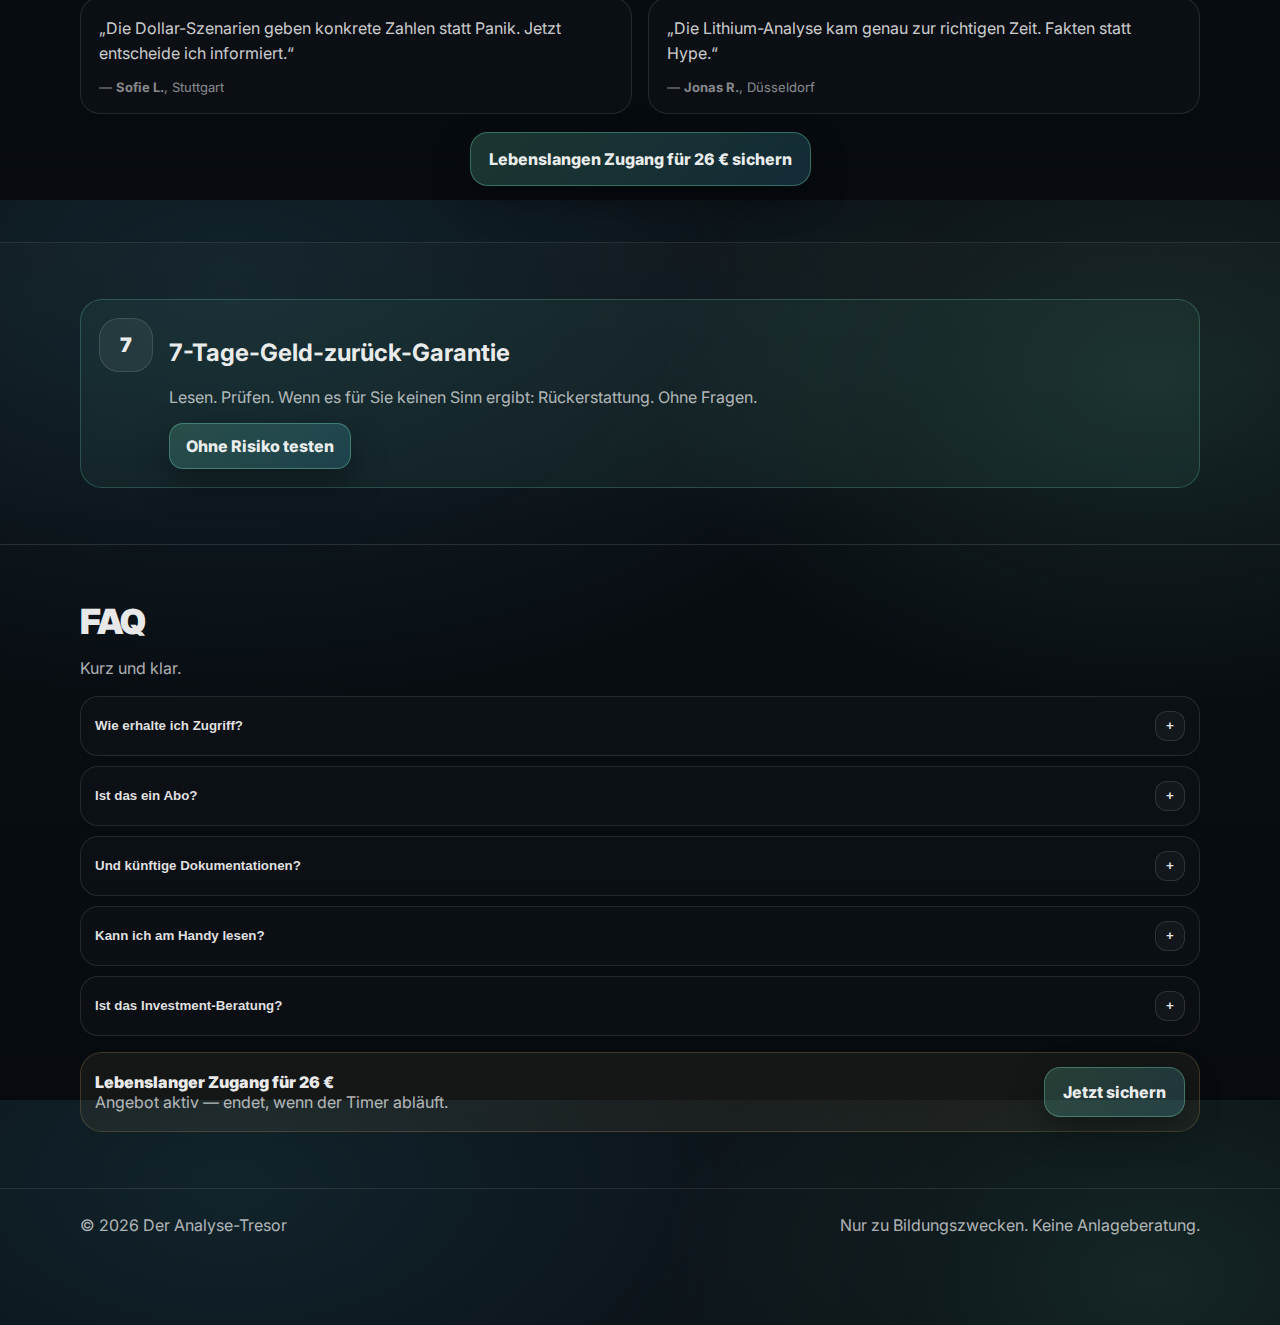
<file: index-es.html>
<!doctype html>
<html lang="es" data-lang="es">
<head>
  <meta charset="utf-8" />
  <meta name="viewport" content="width=device-width,initial-scale=1" />
  <!-- SEO / Social Preview (defaults; JS updates for users) -->
  <title>El Cofre de Análisis — Acceso de por Vida</title>
  <meta name="description" content="Acceso de por vida a análisis financieros profundos e independientes."/>

  <meta property="og:title" content="El Cofre de Análisis — Acceso de por Vida"/>
  <meta property="og:description" content="Acceso de por vida a análisis financieros profundos e independientes."/>
  <meta property="og:type" content="website"/>
  <meta property="og:url" content="" id="og-url" />
  <meta name="theme-color" content="#0a0f14" />
  <link rel="preconnect" href="https://fonts.googleapis.com" />
  <link rel="preconnect" href="https://fonts.gstatic.com" crossorigin />
  <link href="https://fonts.googleapis.com/css2?family=Inter:wght@400;600;700;800;900&display=swap" rel="stylesheet">
  <link rel="stylesheet" href="./style.css" />
<meta property="og:url" content="https://financialsafe.pages.dev/index-es.html"/>
</head>

<body>
  <!-- TOPBAR -->
  <header class="topbar">
    <div class="container topbar__inner">
      <div class="brand">
        <span class="brand__mark" aria-hidden="true"></span>
        <span class="brand__name" data-i18n="brand.name">O Cofre de Análises</span>
      </div>

      <div class="topbar__right">
        <div class="pill pill--subtle">
          <span class="dot dot--ok" aria-hidden="true"></span>
          <span data-i18n="top.social"><strong>+1.200</strong> investidores já têm acesso</span>
        </div>

        <!-- Links fixos -->
    

        <!-- Botão também vai pro checkout -->
        <a class="btn btn--ghost" href="#" data-checkout data-ripple>
          <span data-i18n="top.ctaMini">Garantir acesso</span>
          <span class="btn__shine" aria-hidden="true"></span>
        </a>
      </div>
    </div>
  </header>

  <main>
    <!-- HERO -->
    <section class="hero">
      <div class="container hero__grid">
        <div class="hero__content">
          <div class="kicker">
            <span class="kicker__chip" data-i18n="hero.kickerChip">Compra única • Acesso vitalício</span>
            <span class="kicker__sep">•</span>
            <span class="kicker__muted" data-i18n="hero.kickerMuted">Sem mensalidade • Sem upsell</span>
          </div>

          <h1 data-i18n="hero.h1">Os fatos por trás das manchetes.</h1>

          <p class="lead" data-i18n="hero.lead">
            Acesso completo às documentações do canal: Lítio, Venezuela, Prata, China, Dólar.
            Dados, fontes e conexões — sem pânico, sem truques.
          </p>

          <div class="hero__cta">
            <a class="btn btn--primary btn--xl" href="#" data-checkout data-ripple>
              <span data-i18n="cta.primary">Garantir acesso vitalício agora</span>
              <span class="btn__shine" aria-hidden="true"></span>
            </a>

            <div class="urgency">
              <div class="urgency__line">
                <span class="badge badge--hot" data-i18n="urgency.badge">OFERTA ATIVA</span>
                <span class="muted" data-i18n="urgency.copy">Preço promocional encerra em</span>
              </div>

              <div class="countdown" aria-label="Contador de oferta">
                <span class="countdown__time" data-countdown>--:--:--</span>
                <span class="countdown__hint" data-i18n="urgency.hint">Depois disso, o preço volta ao normal.</span>
              </div>

              <div class="trustRow">
                <span class="trust"><span class="dot dot--ok"></span><span data-i18n="trust.pay">Pagamento 100% seguro</span></span>
                <span class="trust"><span class="dot dot--ok"></span><span data-i18n="trust.access">Acesso imediato</span></span>
                <span class="trust"><span class="dot dot--ok"></span><span data-i18n="trust.pdf">PDF em qualquer dispositivo</span></span>
              </div>
            </div>
          </div>

          <div class="valueStrip">
            <div class="valueStrip__item">
              
              <div class="valueStrip__big" data-i18n="valor"></div>
              <div class="valueStrip__small" data-i18n="price.today">Seu preço hoje</div>
            </div>
            <div class="valueStrip__item">
              <div class="valueStrip__big"data-i18n="valor-all"></div>
              <div class="valueStrip__small" data-i18n="price.total">Valor total</div>
            </div>
            <div class="valueStrip__item">
              <div class="valueStrip__big">7</div>
              <div class="valueStrip__small" data-i18n="price.guarantee">Garantia (dias)</div>
            </div>
          </div>
        </div>

        <aside class="hero__card">
          <div class="card card--glass">
            <div class="card__header">
              <h2 class="card__title" data-i18n="card.title">Tudo que você recebe (agora + depois)</h2>
              <p class="card__subtitle" data-i18n="card.subtitle">7 documentações + atualizações futuras automáticas</p>
            </div>

            <ul class="checklist">
              <li><span class="check">✓</span><span data-i18n="receive.item1"></span></li>
              <li><span class="check">✓</span><span data-i18n="receive.item2"></span></li>
              <li><span class="check">✓</span><span data-i18n="receive.item3"></span></li>
              <li><span class="check">✓</span><span data-i18n="receive.item4"></span></li>
              <li><span class="check">✓</span><span data-i18n="receive.item5"></span></li>
              <li><span class="check">✓</span><span data-i18n="receive.item6"></span></li>
              <li><span class="check">✓</span><span data-i18n="receive.item7"></span></li>
              <li class="checklist__highlight"><span class="check">✓</span><span data-i18n="receive.future"></span></li>
            </ul>

            <div class="priceBox">
              <div class="priceBox__row">
                <span class="priceBox__label" data-i18n="price.totalLabel">Valor total</span>
                <span class="priceBox__old" data-i18n="valor-all"></span>
              </div>
              <div class="priceBox__row priceBox__row--big">
                <span class="priceBox__label" data-i18n="price.nowLabel">Seu preço</span>
                <span class="priceBox__now" data-i18n="valor"></span>
              </div>

              <a class="btn btn--primary btn--full btn--lg" href="#" data-checkout data-ripple>
                <span data-i18n="cta.secondary">Quero acesso vitalício por €25</span>
                <span class="btn__shine" aria-hidden="true"></span>
              </a>

              <div class="miniGuarantee" data-i18n="price.micro">
                Garantia incondicional de 7 dias.
              </div>
            </div>
          </div>
        </aside>
      </div>

      <div class="hero__bg" aria-hidden="true"></div>
    </section>

    <!-- “POR QUE É DIFERENTE” (mais persuasivo, direto) -->
    <section class="section section--alt">
      <div class="container">
        <div class="section__head">
          <h2 data-i18n="why.title">Por que isso funciona (e por que é diferente)</h2>
          <p class="muted" data-i18n="why.subtitle">Você não compra opinião — você compra rastreabilidade: dados, fontes e lógica.</p>
        </div>

        <div class="grid3">
          <div class="card">
            <h3 data-i18n="why.c1.title">Sem pânico</h3>
            <p class="muted" data-i18n="why.c1.desc">Sem terrorismo financeiro. Só números e contexto.</p>
          </div>

          <div class="card">
            <h3 data-i18n="why.c2.title">Sem truques</h3>
            <p class="muted" data-i18n="why.c2.desc">Sem promessa fácil. Sem “segredo”. Só método.</p>
          </div>

          <div class="card">
            <h3 data-i18n="why.c3.title">Sem mensalidade</h3>
            <p class="muted" data-i18n="why.c3.desc">Compra única. Atualizações inclusas. Acesso vitalício.</p>
          </div>
        </div>

        <div class="bigQuote">
          <div class="bigQuote__line" data-i18n="why.quote">“Os números não mentem. Só as manchetes.”</div>
          <a class="btn btn--primary" href="#" data-checkout data-ripple>
            <span data-i18n="cta.tertiary">Entrar no Cofre agora</span>
            <span class="btn__shine" aria-hidden="true"></span>
          </a>
        </div>
      </div>
    </section>

    <!-- PROVA SOCIAL -->
    <section class="section">
      <div class="container">
        <div class="section__head">
          <h2 data-i18n="testi.title">O que nossos leitores dizem</h2>
          <p class="muted" data-i18n="testi.subtitle">Clareza. Autonomia. Decisão baseada em dados.</p>
        </div>

        <div class="grid2">
          <figure class="testi">
            <blockquote data-i18n="testi.t1.quote"></blockquote>
            <figcaption data-i18n="testi.t1.name"></figcaption>
          </figure>
          <figure class="testi">
            <blockquote data-i18n="testi.t2.quote"></blockquote>
            <figcaption data-i18n="testi.t2.name"></figcaption>
          </figure>
          <figure class="testi">
            <blockquote data-i18n="testi.t3.quote"></blockquote>
            <figcaption data-i18n="testi.t3.name"></figcaption>
          </figure>
          <figure class="testi">
            <blockquote data-i18n="testi.t4.quote"></blockquote>
            <figcaption data-i18n="testi.t4.name"></figcaption>
          </figure>
        </div>

        <div class="centerCta">
          <a class="btn btn--primary btn--xl" href="#" data-checkout data-ripple>
            <span data-i18n="cta.afterTesti">Quero acesso vitalício por €25</span>
            <span class="btn__shine" aria-hidden="true"></span>
          </a>
        </div>
      </div>
    </section>

    <!-- GARANTIA -->
    <section class="section section--alt">
      <div class="container">
        <div class="guarantee">
          <div class="guarantee__badge">7</div>
          <div>
            <h2 data-i18n="guarantee.title">Garantia incondicional de 7 dias</h2>
            <p class="muted" data-i18n="guarantee.desc">
              Leia. Verifique. Se não fizer sentido para você, devolvemos. Sem perguntas.
            </p>

            <a class="btn btn--primary" href="#" data-checkout data-ripple>
              <span data-i18n="cta.guaranteeCta">Testar sem risco</span>
              <span class="btn__shine" aria-hidden="true"></span>
            </a>
          </div>
        </div>
      </div>
    </section>

    <!-- FAQ -->
    <section class="section">
      <div class="container">
        <div class="section__head">
          <h2 data-i18n="faq.title">Perguntas frequentes</h2>
          <p class="muted" data-i18n="faq.subtitle">Respostas rápidas.</p>
        </div>

        <div class="faq" data-accordion>
          <div class="faq__item">
            <button class="faq__q" type="button" aria-expanded="false">
              <span data-i18n="faq.q1.q">Como recebo o acesso?</span>
              <span class="faq__icon" aria-hidden="true">+</span>
            </button>
            <div class="faq__a" hidden data-i18n="faq.q1.a"></div>
          </div>

          <div class="faq__item">
            <button class="faq__q" type="button" aria-expanded="false">
              <span data-i18n="faq.q2.q">É uma assinatura?</span>
              <span class="faq__icon" aria-hidden="true">+</span>
            </button>
            <div class="faq__a" hidden data-i18n="faq.q2.a"></div>
          </div>

          <div class="faq__item">
            <button class="faq__q" type="button" aria-expanded="false">
              <span data-i18n="faq.q3.q">E as documentações futuras?</span>
              <span class="faq__icon" aria-hidden="true">+</span>
            </button>
            <div class="faq__a" hidden data-i18n="faq.q3.a"></div>
          </div>

          <div class="faq__item">
            <button class="faq__q" type="button" aria-expanded="false">
              <span data-i18n="faq.q4.q">Posso ler no celular?</span>
              <span class="faq__icon" aria-hidden="true">+</span>
            </button>
            <div class="faq__a" hidden data-i18n="faq.q4.a"></div>
          </div>

          <div class="faq__item">
            <button class="faq__q" type="button" aria-expanded="false">
              <span data-i18n="faq.q5.q">Isso é consultoria de investimentos?</span>
              <span class="faq__icon" aria-hidden="true">+</span>
            </button>
            <div class="faq__a" hidden data-i18n="faq.q5.a"></div>
          </div>
        </div>

        <div class="finalBar">
          <div class="finalBar__left">
            <div class="finalBar__title" data-i18n="final.title">Acesso vitalício por €25</div>
            <div class="finalBar__muted muted" data-i18n="final.sub">Oferta ativa — encerra quando o contador zerar.</div>
          </div>
          <a class="btn btn--primary btn--lg" href="#" data-checkout data-ripple>
            <span data-i18n="cta.final">Garantir agora</span>
            <span class="btn__shine" aria-hidden="true"></span>
          </a>
        </div>
      </div>
    </section>
  </main>

  <!-- Sticky CTA (mobile) -->
  <div class="stickyCta" data-sticky-cta>
    <div class="stickyCta__inner">
      <div class="stickyCta__price">
        <div class="stickyCta__label" data-i18n="sticky.label">Hoje</div>
        <div class="stickyCta__value" data-i18n="valor"></div>
      </div>
      <a class="btn btn--primary btn--full" href="#" data-checkout data-ripple>
        <span data-i18n="sticky.cta">Garantir acesso</span>
        <span class="btn__shine" aria-hidden="true"></span>
      </a>
    </div>
  </div>

  <footer class="footer">
    <div class="container footer__inner">
      <div class="muted">© <span data-year></span> <span data-i18n="brand.name">O Cofre de Análises</span></div>
      <div class="muted" data-i18n="footer.disclaimer">
        Apenas para fins educacionais. Não constitui consultoria de investimentos.
      </div>
    </div>
  </footer>

  <script>
window.FIXED_LANG = "es";
window.CHECKOUT_URL = "https://pay.hotmart.com/D104045996S";
</script>
<script src="./script.js" defer></script>
</body>
</html>
</file>
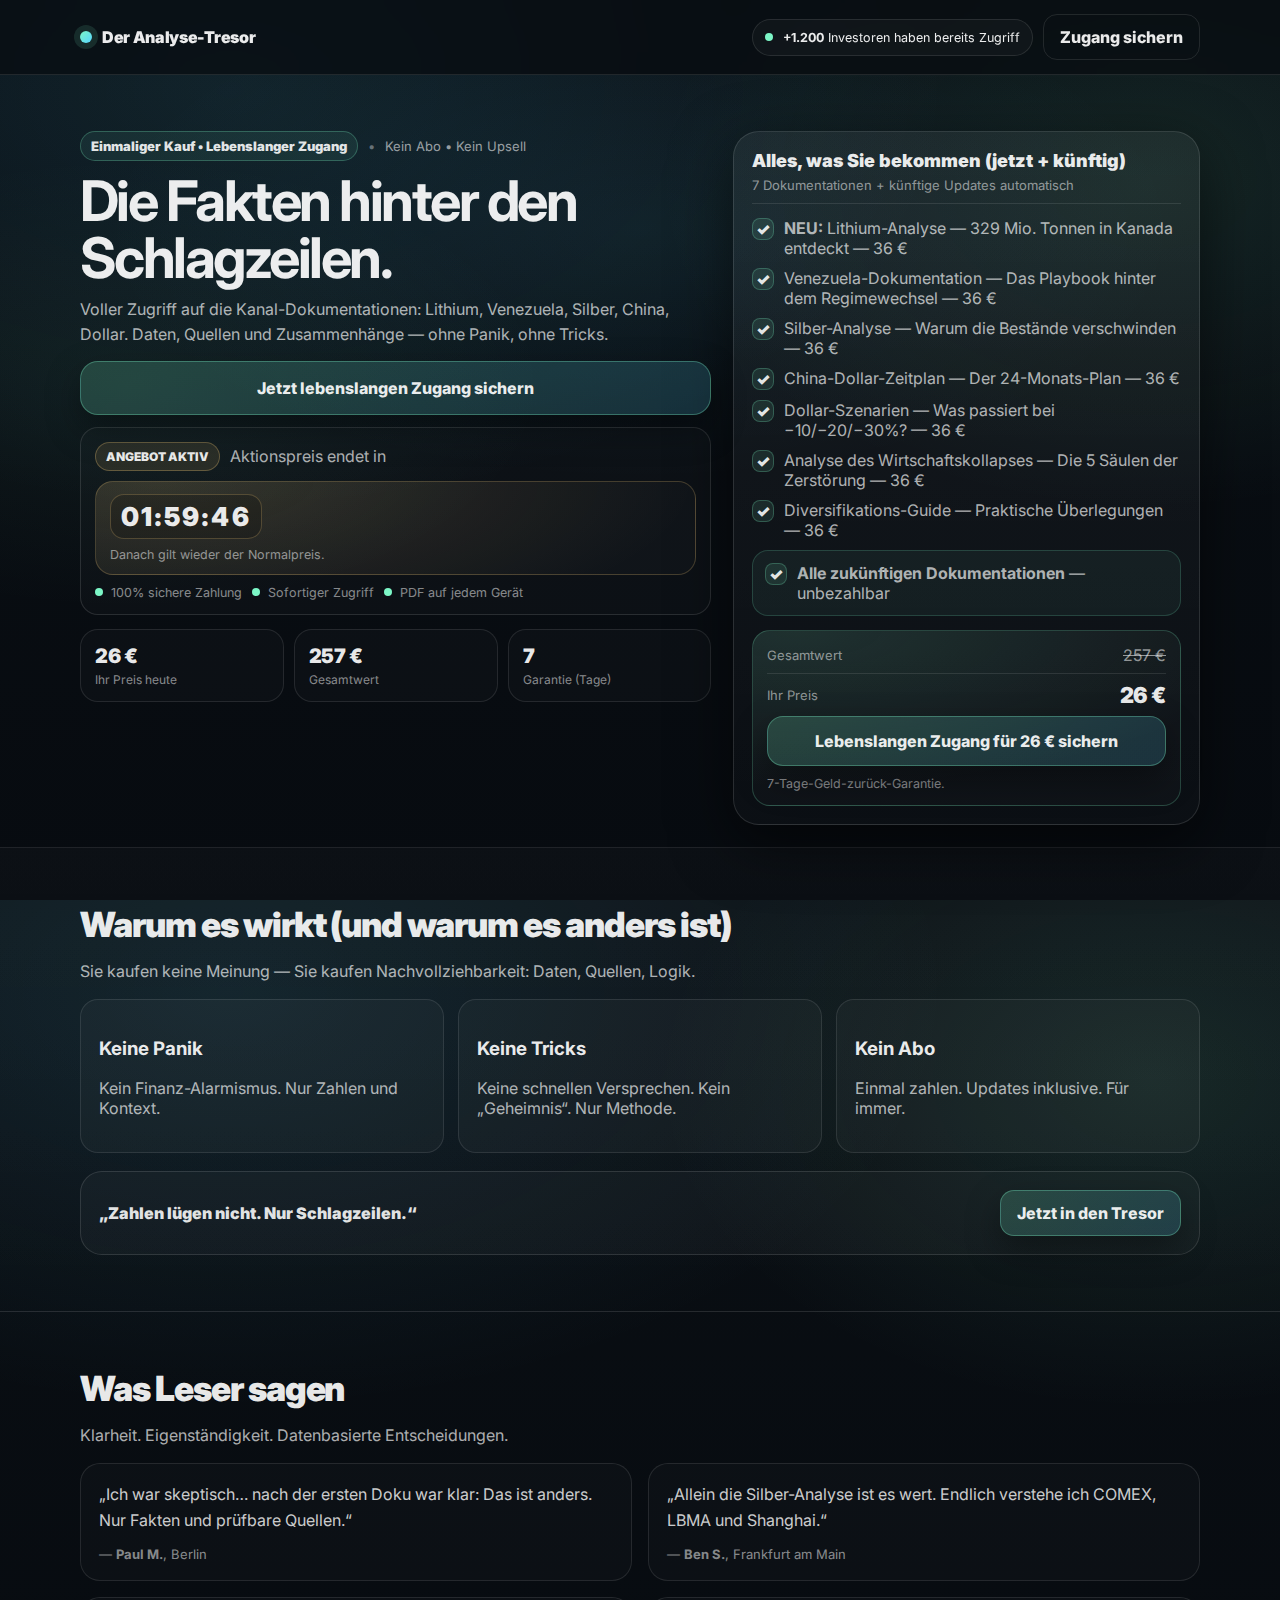
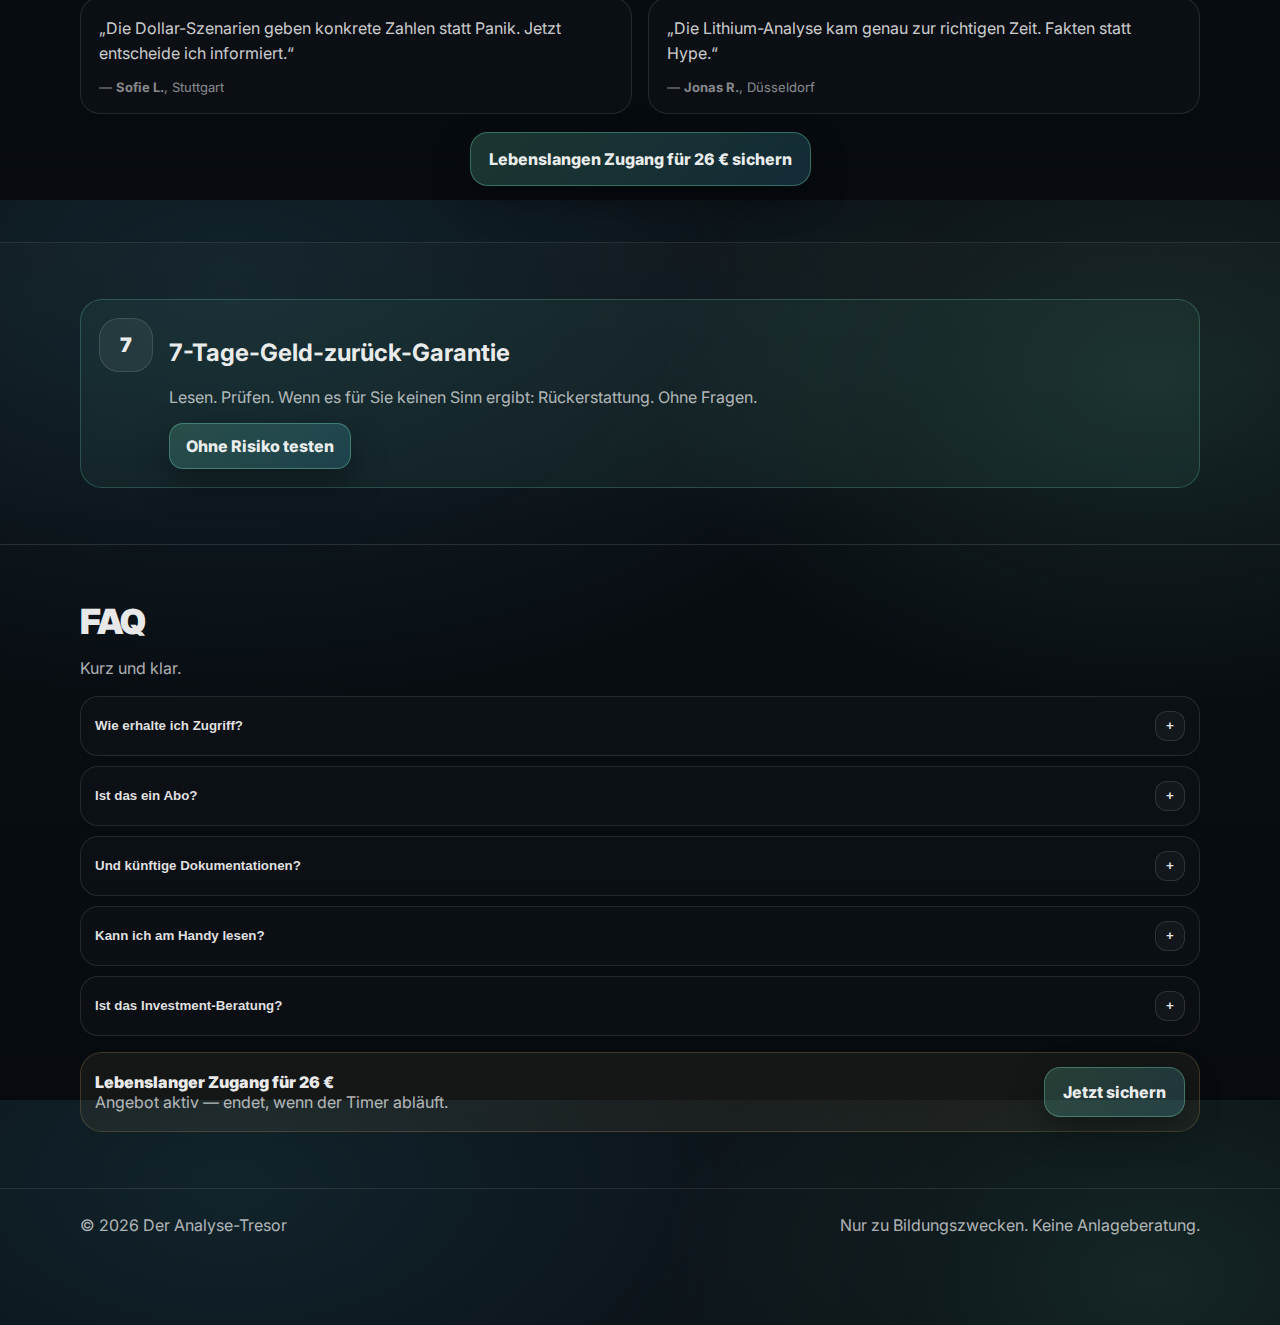
<file: index-fr.html>
<!doctype html>
<html lang="fr" data-lang="fr">
<head>
  <meta charset="utf-8" />
  <meta name="viewport" content="width=device-width,initial-scale=1" />
  <!-- SEO / Social Preview (defaults; JS updates for users) -->
  <title>Le Coffre d’Analyses — Accès à Vie</title>
  <meta name="description" content="Accès à vie à des analyses financières profondes et indépendantes."/>

  <meta property="og:title" content="Le Coffre d’Analyses — Accès à Vie"/>
  <meta property="og:description" content="Accès à vie à des analyses financières profondes et indépendantes."/>
  <meta property="og:type" content="website"/>
  <meta property="og:url" content="" id="og-url" />
  <meta name="theme-color" content="#0a0f14" />
  <link rel="preconnect" href="https://fonts.googleapis.com" />
  <link rel="preconnect" href="https://fonts.gstatic.com" crossorigin />
  <link href="https://fonts.googleapis.com/css2?family=Inter:wght@400;600;700;800;900&display=swap" rel="stylesheet">
  <link rel="stylesheet" href="./style.css" />
<meta property="og:url" content="https://financialsafe.pages.dev/index-fr.html"/>
</head>

<body>
  <!-- TOPBAR -->
  <header class="topbar">
    <div class="container topbar__inner">
      <div class="brand">
        <span class="brand__mark" aria-hidden="true"></span>
        <span class="brand__name" data-i18n="brand.name">O Cofre de Análises</span>
      </div>

      <div class="topbar__right">
        <div class="pill pill--subtle">
          <span class="dot dot--ok" aria-hidden="true"></span>
          <span data-i18n="top.social"><strong>+1.200</strong> investidores já têm acesso</span>
        </div>

        <!-- Links fixos -->
    

        <!-- Botão também vai pro checkout -->
        <a class="btn btn--ghost" href="#" data-checkout data-ripple>
          <span data-i18n="top.ctaMini">Garantir acesso</span>
          <span class="btn__shine" aria-hidden="true"></span>
        </a>
      </div>
    </div>
  </header>

  <main>
    <!-- HERO -->
    <section class="hero">
      <div class="container hero__grid">
        <div class="hero__content">
          <div class="kicker">
            <span class="kicker__chip" data-i18n="hero.kickerChip">Compra única • Acesso vitalício</span>
            <span class="kicker__sep">•</span>
            <span class="kicker__muted" data-i18n="hero.kickerMuted">Sem mensalidade • Sem upsell</span>
          </div>

          <h1 data-i18n="hero.h1">Os fatos por trás das manchetes.</h1>

          <p class="lead" data-i18n="hero.lead">
            Acesso completo às documentações do canal: Lítio, Venezuela, Prata, China, Dólar.
            Dados, fontes e conexões — sem pânico, sem truques.
          </p>

          <div class="hero__cta">
            <a class="btn btn--primary btn--xl" href="#" data-checkout data-ripple>
              <span data-i18n="cta.primary">Garantir acesso vitalício agora</span>
              <span class="btn__shine" aria-hidden="true"></span>
            </a>

            <div class="urgency">
              <div class="urgency__line">
                <span class="badge badge--hot" data-i18n="urgency.badge">OFERTA ATIVA</span>
                <span class="muted" data-i18n="urgency.copy">Preço promocional encerra em</span>
              </div>

              <div class="countdown" aria-label="Contador de oferta">
                <span class="countdown__time" data-countdown>--:--:--</span>
                <span class="countdown__hint" data-i18n="urgency.hint">Depois disso, o preço volta ao normal.</span>
              </div>

              <div class="trustRow">
                <span class="trust"><span class="dot dot--ok"></span><span data-i18n="trust.pay">Pagamento 100% seguro</span></span>
                <span class="trust"><span class="dot dot--ok"></span><span data-i18n="trust.access">Acesso imediato</span></span>
                <span class="trust"><span class="dot dot--ok"></span><span data-i18n="trust.pdf">PDF em qualquer dispositivo</span></span>
              </div>
            </div>
          </div>

          <div class="valueStrip">
            <div class="valueStrip__item">
              
              <div class="valueStrip__big" data-i18n="valor"></div>
              <div class="valueStrip__small" data-i18n="price.today">Seu preço hoje</div>
            </div>
            <div class="valueStrip__item">
              <div class="valueStrip__big"data-i18n="valor-all"></div>
              <div class="valueStrip__small" data-i18n="price.total">Valor total</div>
            </div>
            <div class="valueStrip__item">
              <div class="valueStrip__big">7</div>
              <div class="valueStrip__small" data-i18n="price.guarantee">Garantia (dias)</div>
            </div>
          </div>
        </div>

        <aside class="hero__card">
          <div class="card card--glass">
            <div class="card__header">
              <h2 class="card__title" data-i18n="card.title">Tudo que você recebe (agora + depois)</h2>
              <p class="card__subtitle" data-i18n="card.subtitle">7 documentações + atualizações futuras automáticas</p>
            </div>

            <ul class="checklist">
              <li><span class="check">✓</span><span data-i18n="receive.item1"></span></li>
              <li><span class="check">✓</span><span data-i18n="receive.item2"></span></li>
              <li><span class="check">✓</span><span data-i18n="receive.item3"></span></li>
              <li><span class="check">✓</span><span data-i18n="receive.item4"></span></li>
              <li><span class="check">✓</span><span data-i18n="receive.item5"></span></li>
              <li><span class="check">✓</span><span data-i18n="receive.item6"></span></li>
              <li><span class="check">✓</span><span data-i18n="receive.item7"></span></li>
              <li class="checklist__highlight"><span class="check">✓</span><span data-i18n="receive.future"></span></li>
            </ul>

            <div class="priceBox">
              <div class="priceBox__row">
                <span class="priceBox__label" data-i18n="price.totalLabel">Valor total</span>
                <span class="priceBox__old" data-i18n="valor-all"></span>
              </div>
              <div class="priceBox__row priceBox__row--big">
                <span class="priceBox__label" data-i18n="price.nowLabel">Seu preço</span>
                <span class="priceBox__now" data-i18n="valor"></span>
              </div>

              <a class="btn btn--primary btn--full btn--lg" href="#" data-checkout data-ripple>
                <span data-i18n="cta.secondary">Quero acesso vitalício por €25</span>
                <span class="btn__shine" aria-hidden="true"></span>
              </a>

              <div class="miniGuarantee" data-i18n="price.micro">
                Garantia incondicional de 7 dias.
              </div>
            </div>
          </div>
        </aside>
      </div>

      <div class="hero__bg" aria-hidden="true"></div>
    </section>

    <!-- “POR QUE É DIFERENTE” (mais persuasivo, direto) -->
    <section class="section section--alt">
      <div class="container">
        <div class="section__head">
          <h2 data-i18n="why.title">Por que isso funciona (e por que é diferente)</h2>
          <p class="muted" data-i18n="why.subtitle">Você não compra opinião — você compra rastreabilidade: dados, fontes e lógica.</p>
        </div>

        <div class="grid3">
          <div class="card">
            <h3 data-i18n="why.c1.title">Sem pânico</h3>
            <p class="muted" data-i18n="why.c1.desc">Sem terrorismo financeiro. Só números e contexto.</p>
          </div>

          <div class="card">
            <h3 data-i18n="why.c2.title">Sem truques</h3>
            <p class="muted" data-i18n="why.c2.desc">Sem promessa fácil. Sem “segredo”. Só método.</p>
          </div>

          <div class="card">
            <h3 data-i18n="why.c3.title">Sem mensalidade</h3>
            <p class="muted" data-i18n="why.c3.desc">Compra única. Atualizações inclusas. Acesso vitalício.</p>
          </div>
        </div>

        <div class="bigQuote">
          <div class="bigQuote__line" data-i18n="why.quote">“Os números não mentem. Só as manchetes.”</div>
          <a class="btn btn--primary" href="#" data-checkout data-ripple>
            <span data-i18n="cta.tertiary">Entrar no Cofre agora</span>
            <span class="btn__shine" aria-hidden="true"></span>
          </a>
        </div>
      </div>
    </section>

    <!-- PROVA SOCIAL -->
    <section class="section">
      <div class="container">
        <div class="section__head">
          <h2 data-i18n="testi.title">O que nossos leitores dizem</h2>
          <p class="muted" data-i18n="testi.subtitle">Clareza. Autonomia. Decisão baseada em dados.</p>
        </div>

        <div class="grid2">
          <figure class="testi">
            <blockquote data-i18n="testi.t1.quote"></blockquote>
            <figcaption data-i18n="testi.t1.name"></figcaption>
          </figure>
          <figure class="testi">
            <blockquote data-i18n="testi.t2.quote"></blockquote>
            <figcaption data-i18n="testi.t2.name"></figcaption>
          </figure>
          <figure class="testi">
            <blockquote data-i18n="testi.t3.quote"></blockquote>
            <figcaption data-i18n="testi.t3.name"></figcaption>
          </figure>
          <figure class="testi">
            <blockquote data-i18n="testi.t4.quote"></blockquote>
            <figcaption data-i18n="testi.t4.name"></figcaption>
          </figure>
        </div>

        <div class="centerCta">
          <a class="btn btn--primary btn--xl" href="#" data-checkout data-ripple>
            <span data-i18n="cta.afterTesti">Quero acesso vitalício por €25</span>
            <span class="btn__shine" aria-hidden="true"></span>
          </a>
        </div>
      </div>
    </section>

    <!-- GARANTIA -->
    <section class="section section--alt">
      <div class="container">
        <div class="guarantee">
          <div class="guarantee__badge">7</div>
          <div>
            <h2 data-i18n="guarantee.title">Garantia incondicional de 7 dias</h2>
            <p class="muted" data-i18n="guarantee.desc">
              Leia. Verifique. Se não fizer sentido para você, devolvemos. Sem perguntas.
            </p>

            <a class="btn btn--primary" href="#" data-checkout data-ripple>
              <span data-i18n="cta.guaranteeCta">Testar sem risco</span>
              <span class="btn__shine" aria-hidden="true"></span>
            </a>
          </div>
        </div>
      </div>
    </section>

    <!-- FAQ -->
    <section class="section">
      <div class="container">
        <div class="section__head">
          <h2 data-i18n="faq.title">Perguntas frequentes</h2>
          <p class="muted" data-i18n="faq.subtitle">Respostas rápidas.</p>
        </div>

        <div class="faq" data-accordion>
          <div class="faq__item">
            <button class="faq__q" type="button" aria-expanded="false">
              <span data-i18n="faq.q1.q">Como recebo o acesso?</span>
              <span class="faq__icon" aria-hidden="true">+</span>
            </button>
            <div class="faq__a" hidden data-i18n="faq.q1.a"></div>
          </div>

          <div class="faq__item">
            <button class="faq__q" type="button" aria-expanded="false">
              <span data-i18n="faq.q2.q">É uma assinatura?</span>
              <span class="faq__icon" aria-hidden="true">+</span>
            </button>
            <div class="faq__a" hidden data-i18n="faq.q2.a"></div>
          </div>

          <div class="faq__item">
            <button class="faq__q" type="button" aria-expanded="false">
              <span data-i18n="faq.q3.q">E as documentações futuras?</span>
              <span class="faq__icon" aria-hidden="true">+</span>
            </button>
            <div class="faq__a" hidden data-i18n="faq.q3.a"></div>
          </div>

          <div class="faq__item">
            <button class="faq__q" type="button" aria-expanded="false">
              <span data-i18n="faq.q4.q">Posso ler no celular?</span>
              <span class="faq__icon" aria-hidden="true">+</span>
            </button>
            <div class="faq__a" hidden data-i18n="faq.q4.a"></div>
          </div>

          <div class="faq__item">
            <button class="faq__q" type="button" aria-expanded="false">
              <span data-i18n="faq.q5.q">Isso é consultoria de investimentos?</span>
              <span class="faq__icon" aria-hidden="true">+</span>
            </button>
            <div class="faq__a" hidden data-i18n="faq.q5.a"></div>
          </div>
        </div>

        <div class="finalBar">
          <div class="finalBar__left">
            <div class="finalBar__title" data-i18n="final.title">Acesso vitalício por €25</div>
            <div class="finalBar__muted muted" data-i18n="final.sub">Oferta ativa — encerra quando o contador zerar.</div>
          </div>
          <a class="btn btn--primary btn--lg" href="#" data-checkout data-ripple>
            <span data-i18n="cta.final">Garantir agora</span>
            <span class="btn__shine" aria-hidden="true"></span>
          </a>
        </div>
      </div>
    </section>
  </main>

  <!-- Sticky CTA (mobile) -->
  <div class="stickyCta" data-sticky-cta>
    <div class="stickyCta__inner">
      <div class="stickyCta__price">
        <div class="stickyCta__label" data-i18n="sticky.label">Hoje</div>
        <div class="stickyCta__value" data-i18n="valor"></div>
      </div>
      <a class="btn btn--primary btn--full" href="#" data-checkout data-ripple>
        <span data-i18n="sticky.cta">Garantir acesso</span>
        <span class="btn__shine" aria-hidden="true"></span>
      </a>
    </div>
  </div>

  <footer class="footer">
    <div class="container footer__inner">
      <div class="muted">© <span data-year></span> <span data-i18n="brand.name">O Cofre de Análises</span></div>
      <div class="muted" data-i18n="footer.disclaimer">
        Apenas para fins educacionais. Não constitui consultoria de investimentos.
      </div>
    </div>
  </footer>

  <script>
window.FIXED_LANG = "fr";
window.CHECKOUT_URL = "https://pay.hotmart.com/C103696780E?checkoutMode=10";
</script>
<script src="./script.js" defer></script>
</body>
</html>
</file>
<file: style.css>
:root{
  --bg:#070b10;
  --bg2:#0a0f14;
  --card:#0d131b;
  --stroke:rgba(255,255,255,.10);
  --stroke2:rgba(255,255,255,.16);
  --text:rgba(255,255,255,.92);
  --muted:rgba(255,255,255,.68);
  --muted2:rgba(255,255,255,.52);

  --accent:#7cf6c6;
  --accent2:#57d6ff;
  --warn:#ffd07a;

  --shadow:0 18px 60px rgba(0,0,0,.55);
  --radius:18px;
  --radius2:26px;
}

*{box-sizing:border-box}
html,body{height:100%}
body{
  margin:0;
  font-family: Inter, system-ui, -apple-system, Segoe UI, Roboto, Arial, sans-serif;
  background:
    radial-gradient(1200px 700px at 18% 10%, rgba(87,214,255,.10), transparent 60%),
    radial-gradient(900px 600px at 90% 20%, rgba(124,246,198,.10), transparent 55%),
    linear-gradient(180deg, var(--bg2), var(--bg));
  color: var(--text);
  -webkit-font-smoothing: antialiased;
  text-rendering: optimizeLegibility;
}
a{color:inherit;text-decoration:none}
.container{width:min(1120px, calc(100% - 40px)); margin:0 auto;}
.muted{color:var(--muted)}

.topbar{
  position:sticky; top:0; z-index:40;
  background: rgba(7,11,16,.70);
  backdrop-filter: blur(14px);
  border-bottom:1px solid var(--stroke);
}
.topbar__inner{
  display:flex; align-items:center; justify-content:space-between;
  padding:14px 0; gap:12px;
}
.brand{display:flex; align-items:center; gap:10px}
.brand__mark{
  width:12px; height:12px; border-radius:999px;
  background: linear-gradient(135deg, var(--accent), var(--accent2));
  box-shadow:0 0 0 6px rgba(124,246,198,.12);
}
.brand__name{font-weight:900; letter-spacing:-.02em}
.topbar__right{display:flex; align-items:center; gap:10px}

.pill{
  display:flex; align-items:center; gap:10px;
  padding:10px 12px;
  border:1px solid var(--stroke);
  border-radius:999px;
  font-size:12.5px;
  background: rgba(255,255,255,.03);
}
.dot{width:8px;height:8px;border-radius:999px}
.dot--ok{background: var(--accent)}
.dot--warn{background: var(--warn)}

.langLinks{display:flex; gap:8px}

.btn{
  position:relative;
  display:inline-flex; align-items:center; justify-content:center;
  gap:10px;
  padding:12px 16px;
  border-radius:14px;
  border:1px solid var(--stroke);
  background: rgba(255,255,255,.03);
  color: var(--text);
  font-weight:800;
  transition: transform .18s ease, border-color .18s ease, background .18s ease, box-shadow .18s ease;
  cursor:pointer;
  user-select:none;
  overflow:hidden;
}
.btn:hover{
  transform: translateY(-1px);
  border-color: var(--stroke2);
  background: rgba(255,255,255,.045);
}
.btn:active{transform: translateY(0px) scale(.99)}
.btn--ghost{background:transparent}
.btn--primary{
  border:1px solid rgba(124,246,198,.32);
  background: linear-gradient(135deg, rgba(124,246,198,.18), rgba(87,214,255,.16));
  box-shadow: 0 14px 34px rgba(0,0,0,.35);
}
.btn--primary:hover{
  border-color: rgba(124,246,198,.48);
  box-shadow: 0 18px 52px rgba(0,0,0,.48);
}
.btn--full{width:100%}
.btn--lg{padding:14px 18px;border-radius:16px}
.btn--xl{padding:16px 18px;border-radius:18px;font-size:16px}

.btn__shine{
  position:absolute; inset:-2px;
  background: radial-gradient(420px 160px at 20% 0%, rgba(255,255,255,.18), transparent 60%);
  opacity:0;
  transition: opacity .18s ease;
  pointer-events:none;
}
.btn--primary:hover .btn__shine{opacity:.95}

.hero{position:relative; padding:56px 0 22px}
.hero__grid{
  display:grid;
  grid-template-columns: 1.15fr .85fr;
  gap: 22px;
  align-items:start;
}
.kicker{display:flex;gap:10px;align-items:center;color:var(--muted);font-size:13px}
.kicker__chip{
  padding:6px 10px;
  border-radius:999px;
  border:1px solid rgba(124,246,198,.26);
  background: rgba(124,246,198,.08);
  color: rgba(255,255,255,.88);
  font-weight:900;
}
.kicker__sep{opacity:.55}
.kicker__muted{opacity:.85}

.hero__content h1{
  margin:12px 0 10px;
  font-size: clamp(36px, 4.4vw, 56px);
  line-height:1.02;
  letter-spacing:-.045em;
}
.lead{
  margin:0 0 14px;
  color: var(--muted);
  font-size:16px;
  line-height:1.55;
}
.hero__cta{margin-top: 14px; display:flex; flex-direction:column; gap:12px}

.urgency{
  border:1px solid rgba(255,255,255,.12);
  background: rgba(255,255,255,.02);
  border-radius: 18px;
  padding: 14px;
}
.urgency__line{display:flex; align-items:center; gap:10px; flex-wrap:wrap}
.badge{
  display:inline-flex;
  padding:6px 10px;
  border-radius:999px;
  font-size:12px;
  font-weight:900;
  border:1px solid rgba(255,255,255,.12);
}
.badge--hot{
  border-color: rgba(255,208,122,.28);
  background: rgba(255,208,122,.10);
}

.countdown{
  margin-top: 10px;
  border-radius: 18px;
  border: 1px solid rgba(255,208,122,.22);
  background: radial-gradient(900px 280px at 10% 0%, rgba(255,208,122,.14), transparent 60%),
              rgba(255,255,255,.02);
  padding: 12px 14px;
}
.countdown__time{
  display:inline-flex;
  font-weight: 900;
  font-size: 26px;
  letter-spacing: .08em;
  padding: 6px 10px;
  border-radius: 14px;
  border: 1px solid rgba(255,208,122,.22);
  background: rgba(0,0,0,.18);
  animation: pulse 1.2s ease-in-out infinite;
}
.countdown__hint{display:block; margin-top:8px; color: var(--muted2); font-size: 12.5px}
@keyframes pulse{
  0%,100%{transform: scale(1); box-shadow:0 0 0 rgba(255,208,122,0)}
  50%{transform: scale(1.02); box-shadow:0 0 26px rgba(255,208,122,.18)}
}

.trustRow{
  margin-top: 10px;
  display:flex; gap:10px; flex-wrap:wrap;
  color: var(--muted2);
  font-size: 12.5px;
}
.trust{display:flex; align-items:center; gap:8px}

.valueStrip{
  margin-top: 14px;
  display:grid;
  grid-template-columns: repeat(3, 1fr);
  gap: 10px;
}
.valueStrip__item{
  padding: 14px;
  border-radius: 18px;
  border: 1px solid var(--stroke);
  background: rgba(255,255,255,.02);
}
.valueStrip__big{font-weight:900;font-size:20px;letter-spacing:-.02em}
.valueStrip__small{margin-top:4px;color:var(--muted2);font-size:12px}

.card{
  border-radius: var(--radius);
  border: 1px solid var(--stroke);
  background: rgba(255,255,255,.03);
  padding: 18px;
}
.card--glass{
  border-radius: var(--radius2);
  border: 1px solid rgba(255,255,255,.12);
  background: linear-gradient(180deg, rgba(255,255,255,.05), rgba(255,255,255,.02));
  box-shadow: var(--shadow);
}
.card__header{padding-bottom: 10px; border-bottom: 1px solid var(--stroke)}
.card__title{margin:0; font-size: 18px; font-weight:900}
.card__subtitle{margin:6px 0 0; color: var(--muted2); font-size: 13px}

.checklist{list-style:none; padding: 14px 0 0; margin:0; display:flex; flex-direction:column; gap:10px}
.checklist li{display:flex; gap:10px; align-items:flex-start; color: var(--muted)}
.check{
  display:inline-flex; width:22px; height:22px;
  align-items:center; justify-content:center;
  border-radius:8px;
  background: rgba(124,246,198,.10);
  border:1px solid rgba(124,246,198,.24);
  color: rgba(255,255,255,.9);
  font-weight:900; flex:0 0 auto;
}
.checklist__highlight{
  padding: 12px;
  border-radius: 16px;
  background: rgba(124,246,198,.06);
  border: 1px solid rgba(124,246,198,.18);
}

.priceBox{
  margin-top: 14px;
  padding: 14px;
  border-radius: 18px;
  border: 1px solid rgba(124,246,198,.22);
  background: radial-gradient(800px 260px at 10% 0%, rgba(124,246,198,.12), transparent 60%),
              rgba(255,255,255,.02);
}
.priceBox__row{display:flex; justify-content:space-between; align-items:center; margin-bottom:8px}
.priceBox__row--big{margin-top:2px; padding-top:8px; border-top:1px solid rgba(255,255,255,.10)}
.priceBox__label{color: var(--muted2); font-size: 13px}
.priceBox__old{color: rgba(255,255,255,.55); text-decoration: line-through}
.priceBox__now{font-size: 22px; font-weight: 900; letter-spacing:-.02em}
.miniGuarantee{margin-top:10px;color:var(--muted2);font-size:12.5px}

.hero__bg{
  position:absolute; inset:0;
  background:
    radial-gradient(900px 420px at 50% 20%, rgba(87,214,255,.07), transparent 60%),
    radial-gradient(700px 380px at 10% 40%, rgba(124,246,198,.06), transparent 60%);
  pointer-events:none;
  z-index:-1;
}

.section{padding: 56px 0}
.section--alt{
  background: linear-gradient(180deg, rgba(255,255,255,.02), rgba(255,255,255,.00));
  border-top: 1px solid var(--stroke);
  border-bottom: 1px solid var(--stroke);
}
.section__head{margin-bottom: 18px}
.section__head h2{
  margin:0 0 8px;
  font-size: clamp(24px, 2.7vw, 36px);
  letter-spacing: -.03em;
  font-weight: 900;
}

.grid2{display:grid; grid-template-columns: 1fr 1fr; gap: 16px}
.grid3{display:grid; grid-template-columns: repeat(3, 1fr); gap: 14px}

.bigQuote{
  margin-top: 18px;
  padding: 18px;
  border-radius: 22px;
  border: 1px solid rgba(255,255,255,.12);
  background: rgba(255,255,255,.03);
  display:flex; align-items:center; justify-content:space-between;
  gap: 14px;
  flex-wrap:wrap;
}
.bigQuote__line{font-weight:900; color: rgba(255,255,255,.88)}

.testi{
  margin:0;
  border-radius: 20px;
  border: 1px solid var(--stroke);
  background: rgba(255,255,255,.02);
  padding: 18px;
}
.testi blockquote{margin:0;color: rgba(255,255,255,.80);line-height:1.6}
.testi figcaption{margin-top: 12px;color: var(--muted2);font-size: 13px}

.centerCta{margin-top: 18px; display:flex; justify-content:center}

.guarantee{
  display:flex; gap:16px; align-items:flex-start;
  padding: 18px;
  border-radius: 22px;
  border: 1px solid rgba(124,246,198,.22);
  background: rgba(124,246,198,.06);
}
.guarantee__badge{
  width:54px; height:54px; border-radius: 20px;
  display:flex; align-items:center; justify-content:center;
  font-weight: 900; font-size: 20px;
  background: rgba(255,255,255,.06);
  border: 1px solid rgba(255,255,255,.12);
}

.faq{display:flex; flex-direction:column; gap:10px}
.faq__item{
  border-radius: 18px;
  border: 1px solid var(--stroke);
  background: rgba(255,255,255,.02);
  overflow:hidden;
}
.faq__q{
  width:100%;
  display:flex; justify-content:space-between; align-items:center;
  padding: 14px 14px;
  background: transparent;
  border: none;
  color: rgba(255,255,255,.88);
  font-weight: 900;
  cursor:pointer;
  text-align:left;
}
.faq__icon{
  width:30px; height:30px;
  border-radius: 12px;
  display:flex; align-items:center; justify-content:center;
  border: 1px solid rgba(255,255,255,.12);
  background: rgba(255,255,255,.03);
}
.faq__a{padding: 0 14px 14px; color: var(--muted); line-height:1.55}

.finalBar{
  margin-top: 16px;
  padding: 14px;
  border-radius: 22px;
  border: 1px solid rgba(255,208,122,.18);
  background: rgba(255,208,122,.06);
  display:flex; align-items:center; justify-content:space-between;
  gap: 12px;
  flex-wrap:wrap;
}
.finalBar__title{font-weight:900}
.footer{
  padding: 26px 0 90px;
  border-top: 1px solid var(--stroke);
}
.footer__inner{display:flex; justify-content:space-between; gap:14px; flex-wrap:wrap}

/* Sticky CTA */
.stickyCta{
  position: fixed;
  left: 0; right: 0; bottom: 0;
  padding: 12px 0;
  background: rgba(7,11,16,.70);
  backdrop-filter: blur(14px);
  border-top: 1px solid var(--stroke);
  z-index: 50;
  display:none;
}
.stickyCta__inner{
  width:min(1120px, calc(100% - 24px));
  margin: 0 auto;
  display:grid;
  grid-template-columns: 110px 1fr;
  gap: 10px;
  align-items:center;
}
.stickyCta__price{
  border-radius: 16px;
  border: 1px solid rgba(124,246,198,.18);
  background: rgba(124,246,198,.06);
  padding: 10px 12px;
}
.stickyCta__label{color: var(--muted2); font-size: 12px}
.stickyCta__value{font-weight: 900; font-size: 18px; margin-top:2px}

@media (max-width: 980px){
  .hero__grid{grid-template-columns: 1fr; gap: 16px}
  .grid3{grid-template-columns: 1fr; gap: 12px}
  .grid2{grid-template-columns: 1fr}
  .pill{display:none}
}
@media (max-width: 720px){
  .valueStrip{grid-template-columns: 1fr; gap: 10px}
  .stickyCta{display:block}
  .footer{padding-bottom: 110px}
}

@media (prefers-reduced-motion: reduce){
  *{scroll-behavior:auto !important}
  .btn{transition:none}
  .countdown__time{animation:none}
}

/* Ripple */
.ripple{
  position:absolute;
  border-radius: 999px;
  transform: translate(-50%, -50%);
  pointer-events:none;
  opacity:0;
  animation: ripple .6s ease-out;
  background: radial-gradient(circle at center, rgba(255,255,255,.35), rgba(255,255,255,0) 60%);
}
@keyframes ripple{
  0%{width:0;height:0;opacity:0}
  15%{opacity:.9}
  100%{width:560px;height:560px;opacity:0}
}
</file>
